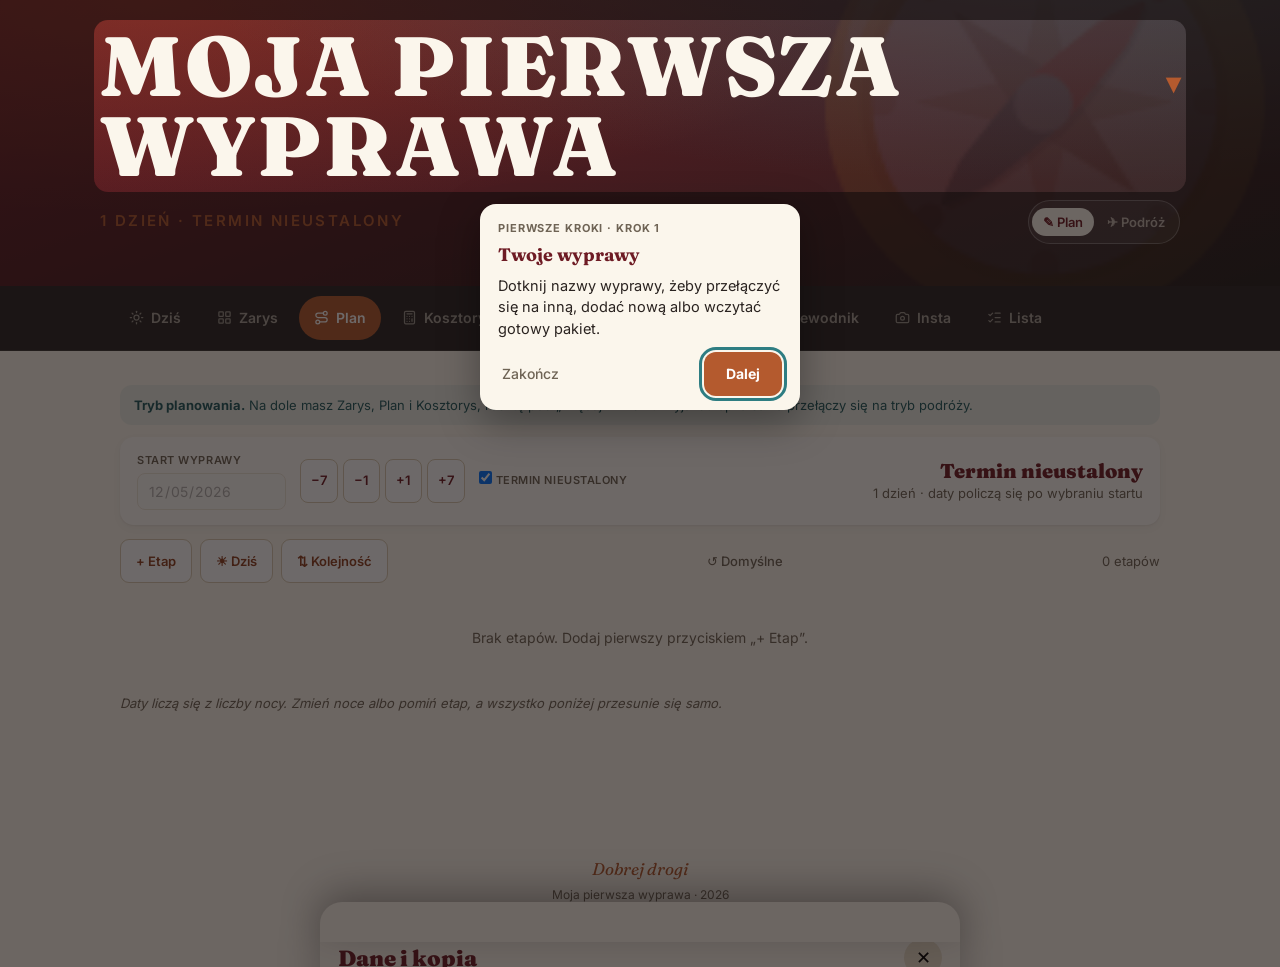
<file: index.html>
<!DOCTYPE html>
<html lang="pl">
<head>
<meta charset="UTF-8">
<meta name="viewport" content="width=device-width, initial-scale=1.0, viewport-fit=cover">
<title>Rihla · plan i dziennik podróży</title>
<meta name="description" content="Plan podróży, dziennik, wydatki i przewodnik — działa offline.">
<meta name="theme-color" content="#221D1C">
<meta name="color-scheme" content="light">
<meta name="apple-mobile-web-app-capable" content="yes">
<meta name="apple-mobile-web-app-status-bar-style" content="black-translucent">
<meta name="apple-mobile-web-app-title" content="Rihla">
<meta name="mobile-web-app-capable" content="yes">
<link rel="apple-touch-icon" href="apple-touch-icon.png">
<link rel="manifest" href="manifest.webmanifest">
<link rel="icon" type="image/png" href="icon-rihla-192.png">
<!-- WERSJA: przy każdym wgraniu podbij ?v= tutaj ORAZ VERSION w sw.js (ta sama liczba) -->
<link rel="stylesheet" href="leaflet.css?v=65">
<link rel="stylesheet" href="app.css?v=65">
</head>
<body>
<div class="sysbar" id="sysbar" style="display:none"></div>

<header>
  <div class="tr" id="hdr-mark"><svg class="hdr-svg" xmlns="http://www.w3.org/2000/svg" viewBox="0 0 100 100"><g transform="translate(50 54) scale(.78) translate(-50 -54)"> <path d="M50 64 L50 20" stroke="#E8A33D" stroke-width="2.4" stroke-linecap="round"/> <path d="M28 27 L75 52" stroke="#E8A33D" stroke-width="1.8" stroke-linecap="round" opacity=".92"/> <path d="M52 22 C64 31 71 43 70 58 L52 58 Z" fill="#E8A33D"/> <path d="M56 31 C63 39 67 48 67 56" stroke="#6E1B24" stroke-width=".9" fill="none" opacity=".45"/> <path d="M47 34 C40 41 35 49 33 58 L47 58 Z" fill="#E8A33D" opacity=".74"/><path d="M76.53,59.61 L76.28,59.85 L76.09,60.10 L75.91,60.35 L75.74,60.60 L75.57,60.85 L75.40,61.10 L75.24,61.35 L75.07,61.60 L74.90,61.84 L74.73,62.09 L74.57,62.33 L74.40,62.57 L74.23,62.80 L74.06,63.04 L73.89,63.27 L73.71,63.50 L73.54,63.73 L73.37,63.96 L73.19,64.19 L73.01,64.41 L72.83,64.63 L72.65,64.85 L72.47,65.07 L72.29,65.29 L72.10,65.50 L71.92,65.71 L71.73,65.92 L71.54,66.13 L71.35,66.33 L71.16,66.54 L70.97,66.74 L70.77,66.94 L70.58,67.14 L70.38,67.33 L70.18,67.52 L69.98,67.71 L69.78,67.90 L69.58,68.09 L69.37,68.27 L69.17,68.46 L68.96,68.64 L68.75,68.82 L68.54,68.99 L68.33,69.17 L68.12,69.34 L67.90,69.51 L67.69,69.68 L67.47,69.84 L67.26,70.01 L67.04,70.17 L66.82,70.33 L66.60,70.48 L66.38,70.64 L66.15,70.79 L65.93,70.94 L65.71,71.09 L65.48,71.23 L65.25,71.37 L65.03,71.51 L64.80,71.65 L64.57,71.79 L64.34,71.92 L64.11,72.05 L63.88,72.18 L63.65,72.30 L63.41,72.43 L63.18,72.55 L62.95,72.67 L62.71,72.79 L62.47,72.90 L62.24,73.01 L62.00,73.12 L61.76,73.23 L61.52,73.34 L61.28,73.44 L61.04,73.54 L60.80,73.64 L60.56,73.74 L60.32,73.83 L60.07,73.92 L59.83,74.01 L59.59,74.10 L59.34,74.19 L59.10,74.27 L58.85,74.35 L58.60,74.43 L58.36,74.51 L58.11,74.58 L57.86,74.65 L57.61,74.72 L57.36,74.79 L57.11,74.86 L56.86,74.92 L56.61,74.98 L56.35,75.04 L56.10,75.09 L55.85,75.15 L55.60,75.20 L55.34,75.25 L55.09,75.30 L54.84,75.34 L54.58,75.38 L54.33,75.42 L54.07,75.46 L53.82,75.49 L53.57,75.53 L53.31,75.56 L53.06,75.59 L52.80,75.61 L52.55,75.64 L52.29,75.66 L52.04,75.68 L51.78,75.69 L51.53,75.71 L51.27,75.72 L51.02,75.73 L50.76,75.74 L50.51,75.75 L50.25,75.75 L50.00,75.75 L49.75,75.75 L49.49,75.75 L49.24,75.74 L48.98,75.73 L48.73,75.72 L48.47,75.71 L48.22,75.69 L47.96,75.68 L47.71,75.66 L47.45,75.64 L47.20,75.61 L46.94,75.59 L46.69,75.56 L46.43,75.53 L46.18,75.49 L45.93,75.46 L45.67,75.42 L45.42,75.38 L45.16,75.34 L44.91,75.30 L44.66,75.25 L44.40,75.20 L44.15,75.15 L43.90,75.09 L43.65,75.04 L43.39,74.98 L43.14,74.92 L42.89,74.86 L42.64,74.79 L42.39,74.72 L42.14,74.65 L41.89,74.58 L41.64,74.51 L41.40,74.43 L41.15,74.35 L40.90,74.27 L40.66,74.19 L40.41,74.10 L40.17,74.01 L39.93,73.92 L39.68,73.83 L39.44,73.74 L39.20,73.64 L38.96,73.54 L38.72,73.44 L38.48,73.34 L38.24,73.23 L38.00,73.12 L37.76,73.01 L37.53,72.90 L37.29,72.79 L37.05,72.67 L36.82,72.55 L36.59,72.43 L36.35,72.30 L36.12,72.18 L35.89,72.05 L35.66,71.92 L35.43,71.79 L35.20,71.65 L34.97,71.51 L34.75,71.37 L34.52,71.23 L34.29,71.09 L34.07,70.94 L33.85,70.79 L33.62,70.64 L33.40,70.48 L33.18,70.33 L32.96,70.17 L32.74,70.01 L32.53,69.84 L32.31,69.68 L32.10,69.51 L31.88,69.34 L31.67,69.17 L31.46,68.99 L31.25,68.82 L31.04,68.64 L30.83,68.46 L30.63,68.27 L30.42,68.09 L30.22,67.90 L30.02,67.71 L29.82,67.52 L29.62,67.33 L29.42,67.14 L29.23,66.94 L29.03,66.74 L28.84,66.54 L28.65,66.33 L28.46,66.13 L28.27,65.92 L28.08,65.71 L27.90,65.50 L27.71,65.29 L27.53,65.07 L27.35,64.85 L27.17,64.63 L26.99,64.41 L26.81,64.19 L26.63,63.96 L26.46,63.73 L26.29,63.50 L26.11,63.27 L25.94,63.04 L25.77,62.80 L25.60,62.57 L25.43,62.33 L25.27,62.09 L25.10,61.84 L24.93,61.60 L24.76,61.35 L24.60,61.10 L24.43,60.85 L24.26,60.60 L24.09,60.35 L23.91,60.10 L23.72,59.85 L23.47,59.61 L22.70,59.83 L22.62,60.17 L22.61,60.50 L22.61,60.82 L22.63,61.15 L22.65,61.47 L22.68,61.79 L22.72,62.11 L22.77,62.42 L22.82,62.74 L22.88,63.06 L22.94,63.37 L23.01,63.69 L23.08,64.00 L23.16,64.32 L23.24,64.63 L23.33,64.94 L23.42,65.25 L23.52,65.56 L23.62,65.87 L23.72,66.17 L23.83,66.48 L23.95,66.78 L24.06,67.09 L24.19,67.39 L24.31,67.69 L24.44,67.99 L24.58,68.29 L24.71,68.58 L24.86,68.88 L25.00,69.17 L25.15,69.47 L25.31,69.76 L25.47,70.05 L25.63,70.33 L25.79,70.62 L25.96,70.90 L26.14,71.19 L26.31,71.47 L26.50,71.75 L26.68,72.02 L26.87,72.30 L27.06,72.57 L27.26,72.84 L27.46,73.11 L27.66,73.38 L27.87,73.64 L28.08,73.91 L28.29,74.17 L28.51,74.43 L28.73,74.68 L28.95,74.93 L29.18,75.18 L29.41,75.43 L29.65,75.67 L29.88,75.92 L30.12,76.16 L30.36,76.39 L30.61,76.62 L30.86,76.85 L31.11,77.08 L31.36,77.31 L31.62,77.53 L31.88,77.75 L32.14,77.96 L32.41,78.17 L32.68,78.38 L32.95,78.59 L33.22,78.79 L33.50,78.99 L33.78,79.19 L34.06,79.38 L34.34,79.57 L34.63,79.75 L34.91,79.94 L35.20,80.12 L35.50,80.29 L35.79,80.46 L36.09,80.63 L36.39,80.80 L36.69,80.96 L37.00,81.12 L37.30,81.27 L37.61,81.42 L37.92,81.57 L38.24,81.72 L38.55,81.86 L38.87,81.99 L39.18,82.12 L39.51,82.25 L39.83,82.38 L40.15,82.50 L40.48,82.62 L40.80,82.73 L41.13,82.84 L41.46,82.95 L41.80,83.05 L42.13,83.15 L42.47,83.24 L42.80,83.33 L43.14,83.41 L43.47,83.50 L43.81,83.57 L44.15,83.65 L44.49,83.71 L44.83,83.78 L45.17,83.84 L45.52,83.90 L45.86,83.95 L46.20,84.00 L46.55,84.04 L46.89,84.08 L47.23,84.12 L47.58,84.15 L47.92,84.17 L48.27,84.20 L48.62,84.22 L48.96,84.23 L49.31,84.24 L49.65,84.25 L50.00,84.25 L50.35,84.25 L50.69,84.24 L51.04,84.23 L51.38,84.22 L51.73,84.20 L52.08,84.17 L52.42,84.15 L52.77,84.12 L53.11,84.08 L53.45,84.04 L53.80,84.00 L54.14,83.95 L54.48,83.90 L54.83,83.84 L55.17,83.78 L55.51,83.71 L55.85,83.65 L56.19,83.57 L56.53,83.50 L56.86,83.41 L57.20,83.33 L57.53,83.24 L57.87,83.15 L58.20,83.05 L58.54,82.95 L58.87,82.84 L59.20,82.73 L59.52,82.62 L59.85,82.50 L60.17,82.38 L60.49,82.25 L60.82,82.12 L61.13,81.99 L61.45,81.86 L61.76,81.72 L62.08,81.57 L62.39,81.42 L62.70,81.27 L63.00,81.12 L63.31,80.96 L63.61,80.80 L63.91,80.63 L64.21,80.46 L64.50,80.29 L64.80,80.12 L65.09,79.94 L65.37,79.75 L65.66,79.57 L65.94,79.38 L66.22,79.19 L66.50,78.99 L66.78,78.79 L67.05,78.59 L67.32,78.38 L67.59,78.17 L67.86,77.96 L68.12,77.75 L68.38,77.53 L68.64,77.31 L68.89,77.08 L69.14,76.85 L69.39,76.62 L69.64,76.39 L69.88,76.16 L70.12,75.92 L70.35,75.67 L70.59,75.43 L70.82,75.18 L71.05,74.93 L71.27,74.68 L71.49,74.43 L71.71,74.17 L71.92,73.91 L72.13,73.64 L72.34,73.38 L72.54,73.11 L72.74,72.84 L72.94,72.57 L73.13,72.30 L73.32,72.02 L73.50,71.75 L73.69,71.47 L73.86,71.19 L74.04,70.90 L74.21,70.62 L74.37,70.33 L74.53,70.05 L74.69,69.76 L74.85,69.47 L75.00,69.17 L75.14,68.88 L75.29,68.58 L75.42,68.29 L75.56,67.99 L75.69,67.69 L75.81,67.39 L75.94,67.09 L76.05,66.78 L76.17,66.48 L76.28,66.17 L76.38,65.87 L76.48,65.56 L76.58,65.25 L76.67,64.94 L76.76,64.63 L76.84,64.32 L76.92,64.00 L76.99,63.69 L77.06,63.37 L77.12,63.06 L77.18,62.74 L77.23,62.42 L77.28,62.11 L77.32,61.79 L77.35,61.47 L77.37,61.15 L77.39,60.82 L77.39,60.50 L77.38,60.17 L77.30,59.83 Z" fill="#E8A33D"/><path d="M13.18,73.47 L14.02,73.28 L14.85,73.09 L15.67,72.91 L16.49,72.75 L17.31,72.61 L18.13,72.49 L18.94,72.39 L19.76,72.30 L20.57,72.23 L21.38,72.17 L22.19,72.13 L23.00,72.11 L23.81,72.10 L24.62,72.11 L25.43,72.13 L26.24,72.16 L27.04,72.21 L27.85,72.27 L28.65,72.34 L29.46,72.42 L30.26,72.51 L31.06,72.62 L31.86,72.73 L32.67,72.85 L33.47,72.98 L34.27,73.12 L35.06,73.27 L35.86,73.42 L36.66,73.58 L37.45,73.75 L38.25,73.92 L39.04,74.10 L39.83,74.28 L40.62,74.47 L41.41,74.66 L42.19,74.86 L42.98,75.05 L43.76,75.25 L44.54,75.45 L45.32,75.65 L46.09,75.85 L46.86,76.05 L47.63,76.25 L48.40,76.45 L49.17,76.65 L49.93,76.85 L50.69,77.04 L51.44,77.23 L52.25,77.42 L53.06,77.59 L53.88,77.74 L54.70,77.87 L55.52,77.98 L56.35,78.06 L57.17,78.13 L58.00,78.18 L58.84,78.21 L59.67,78.22 L60.50,78.21 L61.34,78.19 L62.18,78.15 L63.01,78.08 L63.85,78.01 L64.68,77.91 L65.52,77.80 L66.35,77.67 L67.18,77.52 L68.01,77.36 L68.84,77.19 L69.66,76.99 L70.48,76.79 L71.30,76.56 L72.12,76.33 L72.93,76.08 L73.74,75.81 L74.54,75.54 L75.34,75.24 L76.14,74.94 L76.93,74.62 L77.71,74.29 L78.49,73.95 L79.27,73.60 L80.03,73.23 L80.79,72.85 L81.55,72.46 L82.30,72.06 L83.03,71.65 L83.77,71.23 L84.49,70.79 L85.21,70.35 L85.91,69.89 L86.61,69.43 L87.30,68.95 L87.97,68.46 L88.63,67.96 L89.27,67.42 L88.73,66.58 L87.98,66.91 L87.25,67.26 L86.51,67.60 L85.77,67.94 L85.03,68.28 L84.28,68.60 L83.53,68.92 L82.78,69.24 L82.02,69.54 L81.26,69.84 L80.50,70.12 L79.74,70.40 L78.97,70.67 L78.20,70.92 L77.43,71.17 L76.66,71.41 L75.88,71.64 L75.11,71.86 L74.33,72.06 L73.56,72.26 L72.78,72.45 L72.00,72.62 L71.22,72.78 L70.45,72.94 L69.67,73.08 L68.90,73.20 L68.12,73.32 L67.35,73.43 L66.58,73.52 L65.81,73.60 L65.05,73.67 L64.28,73.72 L63.52,73.76 L62.76,73.79 L62.01,73.81 L61.25,73.81 L60.51,73.80 L59.76,73.78 L59.02,73.74 L58.28,73.69 L57.55,73.62 L56.82,73.54 L56.10,73.45 L55.38,73.34 L54.67,73.22 L53.96,73.09 L53.26,72.93 L52.56,72.77 L51.81,72.58 L51.05,72.39 L50.29,72.20 L49.52,72.02 L48.74,71.83 L47.96,71.64 L47.17,71.46 L46.38,71.28 L45.58,71.10 L44.77,70.92 L43.97,70.75 L43.15,70.58 L42.33,70.42 L41.51,70.26 L40.68,70.11 L39.85,69.97 L39.02,69.84 L38.18,69.71 L37.33,69.59 L36.49,69.48 L35.64,69.38 L34.79,69.29 L33.94,69.21 L33.08,69.15 L32.23,69.09 L31.37,69.05 L30.51,69.02 L29.65,69.01 L28.79,69.01 L27.93,69.02 L27.07,69.05 L26.21,69.10 L25.35,69.16 L24.49,69.24 L23.63,69.34 L22.78,69.45 L21.92,69.59 L21.07,69.74 L20.23,69.91 L19.38,70.11 L18.54,70.33 L17.70,70.56 L16.87,70.82 L16.05,71.11 L15.23,71.42 L14.41,71.75 L13.61,72.12 L12.82,72.53 Z" fill="#E8A33D" opacity=".95"/> <path d="M19.13,83.38 L19.89,83.22 L20.66,83.05 L21.44,82.90 L22.22,82.76 L23.01,82.64 L23.80,82.53 L24.60,82.43 L25.41,82.35 L26.22,82.28 L27.04,82.22 L27.87,82.17 L28.70,82.14 L29.53,82.12 L30.37,82.11 L31.21,82.11 L32.05,82.13 L32.90,82.15 L33.76,82.18 L34.61,82.22 L35.47,82.27 L36.32,82.33 L37.18,82.40 L38.05,82.47 L38.91,82.56 L39.77,82.64 L40.63,82.74 L41.49,82.84 L42.35,82.95 L43.21,83.06 L44.07,83.18 L44.92,83.30 L45.77,83.42 L46.62,83.55 L47.47,83.68 L48.31,83.81 L49.15,83.95 L49.99,84.08 L50.81,84.22 L51.64,84.36 L52.45,84.50 L53.27,84.64 L54.07,84.78 L54.87,84.92 L55.66,85.05 L56.44,85.19 L57.22,85.32 L57.98,85.45 L58.74,85.58 L59.49,85.65 L60.14,85.70 L60.79,85.73 L61.44,85.76 L62.09,85.77 L62.74,85.77 L63.39,85.76 L64.03,85.74 L64.68,85.71 L65.32,85.67 L65.96,85.62 L66.60,85.55 L67.24,85.48 L67.88,85.39 L68.51,85.30 L69.14,85.19 L69.77,85.08 L70.39,84.96 L71.02,84.82 L71.64,84.68 L72.25,84.53 L72.87,84.37 L73.48,84.20 L74.08,84.02 L74.69,83.83 L75.29,83.63 L75.88,83.43 L76.47,83.21 L77.06,82.99 L77.64,82.76 L78.22,82.52 L78.79,82.28 L79.36,82.02 L79.93,81.76 L80.48,81.50 L81.04,81.22 L81.59,80.94 L82.13,80.65 L82.67,80.35 L83.20,80.05 L83.73,79.74 L84.25,79.42 L84.76,79.09 L85.27,78.76 L85.77,78.42 L86.26,78.08 L86.75,77.72 L87.21,77.34 L86.79,76.66 L86.25,76.90 L85.72,77.15 L85.18,77.40 L84.65,77.65 L84.11,77.90 L83.57,78.14 L83.03,78.37 L82.48,78.60 L81.94,78.83 L81.38,79.05 L80.83,79.26 L80.27,79.47 L79.71,79.67 L79.15,79.87 L78.59,80.06 L78.02,80.24 L77.45,80.42 L76.88,80.59 L76.31,80.76 L75.73,80.91 L75.16,81.07 L74.58,81.21 L74.00,81.35 L73.42,81.48 L72.83,81.61 L72.25,81.73 L71.66,81.84 L71.07,81.94 L70.48,82.04 L69.89,82.13 L69.30,82.21 L68.71,82.29 L68.12,82.35 L67.52,82.41 L66.93,82.47 L66.33,82.51 L65.74,82.55 L65.14,82.58 L64.54,82.60 L63.95,82.61 L63.35,82.61 L62.75,82.61 L62.15,82.60 L61.55,82.58 L60.96,82.55 L60.36,82.51 L59.76,82.46 L59.26,82.42 L58.51,82.30 L57.74,82.17 L56.97,82.04 L56.18,81.91 L55.39,81.79 L54.59,81.66 L53.77,81.53 L52.95,81.41 L52.12,81.28 L51.29,81.16 L50.45,81.04 L49.60,80.93 L48.74,80.82 L47.88,80.71 L47.02,80.60 L46.15,80.51 L45.28,80.41 L44.40,80.32 L43.52,80.24 L42.64,80.17 L41.75,80.10 L40.87,80.04 L39.98,79.99 L39.09,79.94 L38.20,79.91 L37.32,79.88 L36.43,79.87 L35.54,79.86 L34.66,79.87 L33.78,79.88 L32.90,79.91 L32.02,79.95 L31.15,80.00 L30.28,80.06 L29.41,80.14 L28.55,80.23 L27.70,80.34 L26.85,80.46 L26.01,80.60 L25.18,80.75 L24.36,80.92 L23.54,81.10 L22.73,81.30 L21.94,81.52 L21.15,81.76 L20.38,82.02 L19.62,82.30 L18.87,82.62 Z" fill="#E8A33D" opacity=".55"/></g><path d="M50 11 Q51.5 14.5 55 16 Q51.5 17.5 50 21 Q48.5 17.5 45 16 Q48.5 14.5 50 11 Z" fill="#E8A33D"/>  <circle cx="50" cy="16" r="1.7000000000000002" fill="#E8A33D"/></svg></div>
  <div class="brand">
    <h1 class="h1-wrap"><button class="h1-btn" id="trip-btn" aria-label="Zmień wyprawę"><span id="h1">WYPRAWA</span><span class="h1-caret" aria-hidden="true">▾</span></button></h1>
    <div class="hdr-row2">
      <div class="brand-dates" id="brand-dates"></div>
      <span class="netpill" id="netpill" hidden>offline</span>
      <button class="hdr-btn" id="mode-btn">✈ Podróż</button>
    </div>
    <div class="route-line" id="route-line"></div>
  </div>
</header>

<nav>
  <div class="nav-inner" id="tabs">
    <button class="tab" data-p="dzis"><span class="ti" data-i="dzis"></span>Dziś</button>
    <button class="tab" data-p="plan"><span class="ti" data-i="plan"></span>Plan</button>
    <button class="tab" data-p="mapa"><span class="ti" data-i="mapa"></span>Mapa</button>
    <button class="tab" data-p="wydatki"><span class="ti" data-i="wydatki"></span>Wydatki</button>
    <span class="nav-sep"></span>
    <button class="tab" data-p="przew"><span class="ti" data-i="przew"></span>Przewodnik</button>
    <button class="tab plan-only" data-p="klocki"><span class="ti" data-i="klocki"></span>Zarys</button>
    <button class="tab plan-only" data-p="kosztorys"><span class="ti" data-i="kosztorys"></span>Kosztorys</button>
    <button class="tab" data-p="insta"><span class="ti" data-i="insta"></span>Insta</button>
    <button class="tab" data-p="lista"><span class="ti" data-i="lista"></span>Lista</button>
    <button class="more-btn" id="more-btn" type="button"><span class="ti" data-i="more"></span>Więcej</button>
  </div>
</nav>

<main>
  <!-- DZIŚ -->
  <section class="panel" id="dzis"><div id="today"></div></section>

  <!-- PLAN -->
  <section class="panel" id="plan">
    <div id="revbar"></div>
    <div class="mode-note" id="mode-note"></div>
    <div class="trip-bar">
      <div><label>Start wyprawy</label><input type="date" id="trip-start"></div>
      <div class="shift"><button class="sh" data-shift="-7">−7</button><button class="sh" data-shift="-1">−1</button><button class="sh" data-shift="1">+1</button><button class="sh" data-shift="7">+7</button></div>
      <label class="cbx nodate"><input type="checkbox" id="trip-nodate"> termin nieustalony</label>
      <div class="trip-sum" id="trip-sum"></div>
    </div>
    <div id="rtw-stats"></div>
    <div id="windows"></div>
    <div class="toolbar">
      <button class="tb-btn" id="add-stage">+ Etap</button>
      <button class="tb-btn" id="jump-today">☀ Dziś</button>
      <button class="tb-btn" id="order-mode">⇅ Kolejność</button>
      <button class="tb-btn danger plan-only" id="reset-stages">↺ Domyślne</button>
      <span class="tb-info" id="stage-count"></span>
    </div>
    <div id="stages"></div>
    <div id="city-plan"></div>
    <div id="options"></div>
    <div id="infos"></div>
    <div class="unconf">Daty liczą się z liczby nocy. Zmień noce albo pomiń etap, a wszystko poniżej przesunie się samo.</div>
  </section>

  <!-- MAPA -->
  <section class="panel" id="mapa">
    <div id="map"></div>
    <div class="map-legend">
      <span><i style="background:#6E1B24"></i>plan</span>
      <span><i style="background:#B45A2E"></i>wariant</span>
      <span><i style="background:#2E7D82"></i>morze</span>
      <span><i style="background:#C89B3C"></i>check-in</span>
    </div>
    <div id="hist-bar"></div>
    <div class="mapbar">
      <div class="mb-txt" id="tile-info">Mapa offline: <b>—</b><div class="prog" id="tile-prog" style="display:none"><i></i></div></div>
      <button class="tb-btn" id="save-tiles">⤓ Zapisz ten fragment offline</button>
      <button class="tb-btn danger" id="clear-tiles">↺ Wyczyść</button>
    </div>
    <div class="unconf">Zapisuje widoczny fragment w trzech poziomach przybliżenia (maks. 300 kafelków naraz). Rób to na wifi.</div>
  </section>

  <!-- WYDATKI -->
  <section class="panel" id="wydatki"><div id="expenses"></div></section>

  <!-- PRZEWODNIK -->
  <section class="panel" id="przew">
    <div class="subtabs" id="subtabs"></div>
    <div id="guide"></div>
  </section>

  <!-- INSTA -->
  <section class="panel" id="klocki"><div id="blocks"></div><div class="zar-ideas" id="ideas-wrap"><div class="blk-sec">Pomysły i notatki</div><div id="ideas"></div></div></section>

  <section class="panel" id="kosztorys"><div id="calc"></div></section>


  <section class="panel" id="insta">
    <div class="filter-note" id="ig-note"></div>
    <div id="igcards"></div>
  </section>

  <!-- LISTA -->
  <section class="panel" id="lista">
    <div class="chk-progress" id="chk-progress"></div>
    <div class="toolbar">
      <button class="tb-btn" id="add-check">+ Pozycja</button>
      <button class="tb-btn danger" id="reset-checks">↺ Domyślne</button>
    </div>
    <div id="checks"></div>
  </section>
</main>

<footer>
  <span class="sig" id="sig">Dobrej drogi</span>
  <span id="foot-name">Rihla</span>
  <div class="foot-links"><button class="foot-link" data-dane-open>Dane i kopia</button> · <button class="foot-link" data-train-open>Szkolenie</button></div>
</footer>

<!-- Dane i kopia: otwierane z „Więcej” -->
<div class="sheet" id="data-sheet" role="dialog" aria-label="Dane i kopia">
  <h3>Dane i kopia <button data-close>✕</button></h3>
  <div class="ds-row"><span class="netdot" id="netdot"><i></i>online</span></div>
  <div class="ds-txt">Wszystko zapisuje się tylko w tym telefonie. Backup to jeden plik ze wszystkimi wyprawami, wydatkami i check-inami — zachowaj go w mailu albo na Dysku.</div>
  <div class="data-bar">
    <button id="export-btn" class="data-btn">⬇ Backup wszystkich wypraw</button>
    <button id="import-btn" class="data-btn">⬆ Importuj</button>
    <button id="undo-import" class="data-btn" style="display:none">↶ Cofnij import</button>
    <input type="file" id="import-file" accept="application/json,.json" style="display:none">
  </div>
  <div id="data-msg" class="data-msg"></div>
  <div class="backup-age" id="backup-age"></div>
  <div class="ds-sep"></div>
  <button id="tour-btn" class="data-btn ds-wide">? Szkolenie: jak korzystać z apki</button>
  <div class="hint">Dodaj stronę do ekranu głównego — działa wtedy jak apka, także bez zasięgu.</div>
</div>

<button class="fab" id="fab" title="Dodaj wydatek lub check-in">+</button>
<div class="sheet-bg" id="sheet-bg"></div>
<div class="sheet" id="sheet"></div>

<script src="leaflet.js?v=65"></script>
<script src="packs.js?v=65"></script>
<script src="app.js?v=65"></script>
</body>
</html>
</file>
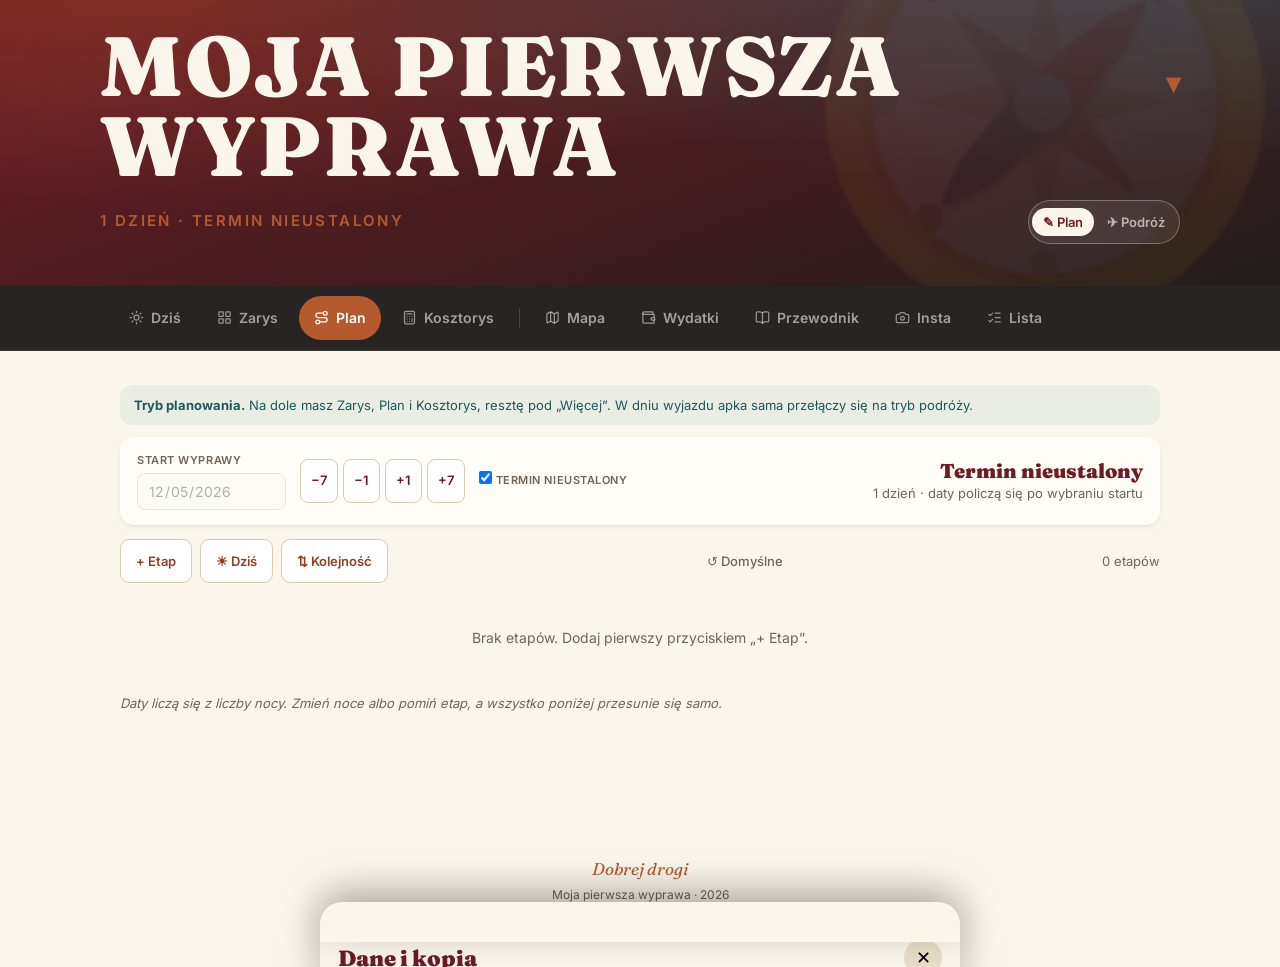
<file: powroty.html>
<!DOCTYPE html>
<html lang="pl">
<head>
<meta charset="UTF-8">
<meta name="viewport" content="width=device-width, initial-scale=1.0">
<title>Powrót · Wyprawy</title>
<meta name="theme-color" content="#221D1C">
<meta name="apple-mobile-web-app-capable" content="yes">
<meta name="apple-mobile-web-app-title" content="Powrót">
<link rel="apple-touch-icon" href="icon-rihla-192.png">
<link rel="icon" type="image/png" href="icon-rihla-192.png">
<script>
/* Plan powrotu mieszka teraz w apce „Wyprawy” (index.html).
   Ten plik zostaje, żeby stara ikona na ekranie głównym dalej działała. */
try{localStorage.setItem('wy-active',JSON.stringify('powrot'));}catch(e){}
location.replace('index.html?trip=powrot');
</script>
</head>
<body style="font-family:system-ui,sans-serif;padding:40px 20px;text-align:center;background:#FBF6EC">
<p><a href="index.html?trip=powrot" style="color:#6E1B24;font-weight:600">Przejdź do planu powrotu →</a></p>
</body>
</html>
</file>
<file: leaflet.css>
/* Leaflet 1.9.4 — wbudowany, żeby apka była dwoma plikami */
/* required styles */

.leaflet-pane,
.leaflet-tile,
.leaflet-marker-icon,
.leaflet-marker-shadow,
.leaflet-tile-container,
.leaflet-pane > svg,
.leaflet-pane > canvas,
.leaflet-zoom-box,
.leaflet-image-layer,
.leaflet-layer {
	position: absolute;
	left: 0;
	top: 0;
	}
.leaflet-container {
	overflow: hidden;
	}
.leaflet-tile,
.leaflet-marker-icon,
.leaflet-marker-shadow {
	-webkit-user-select: none;
	   -moz-user-select: none;
	        user-select: none;
	  -webkit-user-drag: none;
	}
/* Prevents IE11 from highlighting tiles in blue */
.leaflet-tile::selection {
	background: transparent;
}
/* Safari renders non-retina tile on retina better with this, but Chrome is worse */
.leaflet-safari .leaflet-tile {
	image-rendering: -webkit-optimize-contrast;
	}
/* hack that prevents hw layers "stretching" when loading new tiles */
.leaflet-safari .leaflet-tile-container {
	width: 1600px;
	height: 1600px;
	-webkit-transform-origin: 0 0;
	}
.leaflet-marker-icon,
.leaflet-marker-shadow {
	display: block;
	}
/* .leaflet-container svg: reset svg max-width decleration shipped in Joomla! (joomla.org) 3.x */
/* .leaflet-container img: map is broken in FF if you have max-width: 100% on tiles */
.leaflet-container .leaflet-overlay-pane svg {
	max-width: none !important;
	max-height: none !important;
	}
.leaflet-container .leaflet-marker-pane img,
.leaflet-container .leaflet-shadow-pane img,
.leaflet-container .leaflet-tile-pane img,
.leaflet-container img.leaflet-image-layer,
.leaflet-container .leaflet-tile {
	max-width: none !important;
	max-height: none !important;
	width: auto;
	padding: 0;
	}

.leaflet-container img.leaflet-tile {
	/* See: https://bugs.chromium.org/p/chromium/issues/detail?id=600120 */
	mix-blend-mode: plus-lighter;
}

.leaflet-container.leaflet-touch-zoom {
	-ms-touch-action: pan-x pan-y;
	touch-action: pan-x pan-y;
	}
.leaflet-container.leaflet-touch-drag {
	-ms-touch-action: pinch-zoom;
	/* Fallback for FF which doesn't support pinch-zoom */
	touch-action: none;
	touch-action: pinch-zoom;
}
.leaflet-container.leaflet-touch-drag.leaflet-touch-zoom {
	-ms-touch-action: none;
	touch-action: none;
}
.leaflet-container {
	-webkit-tap-highlight-color: transparent;
}
.leaflet-container a {
	-webkit-tap-highlight-color: rgba(51, 181, 229, 0.4);
}
.leaflet-tile {
	filter: inherit;
	visibility: hidden;
	}
.leaflet-tile-loaded {
	visibility: inherit;
	}
.leaflet-zoom-box {
	width: 0;
	height: 0;
	-moz-box-sizing: border-box;
	     box-sizing: border-box;
	z-index: 800;
	}
/* workaround for https://bugzilla.mozilla.org/show_bug.cgi?id=888319 */
.leaflet-overlay-pane svg {
	-moz-user-select: none;
	}

.leaflet-pane         { z-index: 400; }

.leaflet-tile-pane    { z-index: 200; }
.leaflet-overlay-pane { z-index: 400; }
.leaflet-shadow-pane  { z-index: 500; }
.leaflet-marker-pane  { z-index: 600; }
.leaflet-tooltip-pane   { z-index: 650; }
.leaflet-popup-pane   { z-index: 700; }

.leaflet-map-pane canvas { z-index: 100; }
.leaflet-map-pane svg    { z-index: 200; }

.leaflet-vml-shape {
	width: 1px;
	height: 1px;
	}
.lvml {
	behavior: url(#default#VML);
	display: inline-block;
	position: absolute;
	}


/* control positioning */

.leaflet-control {
	position: relative;
	z-index: 800;
	pointer-events: visiblePainted; /* IE 9-10 doesn't have auto */
	pointer-events: auto;
	}
.leaflet-top,
.leaflet-bottom {
	position: absolute;
	z-index: 1000;
	pointer-events: none;
	}
.leaflet-top {
	top: 0;
	}
.leaflet-right {
	right: 0;
	}
.leaflet-bottom {
	bottom: 0;
	}
.leaflet-left {
	left: 0;
	}
.leaflet-control {
	float: left;
	clear: both;
	}
.leaflet-right .leaflet-control {
	float: right;
	}
.leaflet-top .leaflet-control {
	margin-top: 10px;
	}
.leaflet-bottom .leaflet-control {
	margin-bottom: 10px;
	}
.leaflet-left .leaflet-control {
	margin-left: 10px;
	}
.leaflet-right .leaflet-control {
	margin-right: 10px;
	}


/* zoom and fade animations */

.leaflet-fade-anim .leaflet-popup {
	opacity: 0;
	-webkit-transition: opacity 0.2s linear;
	   -moz-transition: opacity 0.2s linear;
	        transition: opacity 0.2s linear;
	}
.leaflet-fade-anim .leaflet-map-pane .leaflet-popup {
	opacity: 1;
	}
.leaflet-zoom-animated {
	-webkit-transform-origin: 0 0;
	    -ms-transform-origin: 0 0;
	        transform-origin: 0 0;
	}
svg.leaflet-zoom-animated {
	will-change: transform;
}

.leaflet-zoom-anim .leaflet-zoom-animated {
	-webkit-transition: -webkit-transform 0.25s cubic-bezier(0,0,0.25,1);
	   -moz-transition:    -moz-transform 0.25s cubic-bezier(0,0,0.25,1);
	        transition:         transform 0.25s cubic-bezier(0,0,0.25,1);
	}
.leaflet-zoom-anim .leaflet-tile,
.leaflet-pan-anim .leaflet-tile {
	-webkit-transition: none;
	   -moz-transition: none;
	        transition: none;
	}

.leaflet-zoom-anim .leaflet-zoom-hide {
	visibility: hidden;
	}


/* cursors */

.leaflet-interactive {
	cursor: pointer;
	}
.leaflet-grab {
	cursor: -webkit-grab;
	cursor:    -moz-grab;
	cursor:         grab;
	}
.leaflet-crosshair,
.leaflet-crosshair .leaflet-interactive {
	cursor: crosshair;
	}
.leaflet-popup-pane,
.leaflet-control {
	cursor: auto;
	}
.leaflet-dragging .leaflet-grab,
.leaflet-dragging .leaflet-grab .leaflet-interactive,
.leaflet-dragging .leaflet-marker-draggable {
	cursor: move;
	cursor: -webkit-grabbing;
	cursor:    -moz-grabbing;
	cursor:         grabbing;
	}

/* marker & overlays interactivity */
.leaflet-marker-icon,
.leaflet-marker-shadow,
.leaflet-image-layer,
.leaflet-pane > svg path,
.leaflet-tile-container {
	pointer-events: none;
	}

.leaflet-marker-icon.leaflet-interactive,
.leaflet-image-layer.leaflet-interactive,
.leaflet-pane > svg path.leaflet-interactive,
svg.leaflet-image-layer.leaflet-interactive path {
	pointer-events: visiblePainted; /* IE 9-10 doesn't have auto */
	pointer-events: auto;
	}

/* visual tweaks */

.leaflet-container {
	background: #ddd;
	outline-offset: 1px;
	}
.leaflet-container a {
	color: #0078A8;
	}
.leaflet-zoom-box {
	border: 2px dotted #38f;
	background: rgba(255,255,255,0.5);
	}


/* general typography */
.leaflet-container {
	font-family: "Helvetica Neue", Arial, Helvetica, sans-serif;
	font-size: 12px;
	font-size: 0.75rem;
	line-height: 1.5;
	}


/* general toolbar styles */

.leaflet-bar {
	box-shadow: 0 1px 5px rgba(0,0,0,0.65);
	border-radius: 4px;
	}
.leaflet-bar a {
	background-color: #fff;
	border-bottom: 1px solid #ccc;
	width: 26px;
	height: 26px;
	line-height: 26px;
	display: block;
	text-align: center;
	text-decoration: none;
	color: black;
	}
.leaflet-bar a,
.leaflet-control-layers-toggle {
	background-position: 50% 50%;
	background-repeat: no-repeat;
	display: block;
	}
.leaflet-bar a:hover,
.leaflet-bar a:focus {
	background-color: #f4f4f4;
	}
.leaflet-bar a:first-child {
	border-top-left-radius: 4px;
	border-top-right-radius: 4px;
	}
.leaflet-bar a:last-child {
	border-bottom-left-radius: 4px;
	border-bottom-right-radius: 4px;
	border-bottom: none;
	}
.leaflet-bar a.leaflet-disabled {
	cursor: default;
	background-color: #f4f4f4;
	color: #bbb;
	}

.leaflet-touch .leaflet-bar a {
	width: 30px;
	height: 30px;
	line-height: 30px;
	}
.leaflet-touch .leaflet-bar a:first-child {
	border-top-left-radius: 2px;
	border-top-right-radius: 2px;
	}
.leaflet-touch .leaflet-bar a:last-child {
	border-bottom-left-radius: 2px;
	border-bottom-right-radius: 2px;
	}

/* zoom control */

.leaflet-control-zoom-in,
.leaflet-control-zoom-out {
	font: bold 18px 'Lucida Console', Monaco, monospace;
	text-indent: 1px;
	}

.leaflet-touch .leaflet-control-zoom-in, .leaflet-touch .leaflet-control-zoom-out  {
	font-size: 22px;
	}


/* layers control */

.leaflet-control-layers {
	box-shadow: 0 1px 5px rgba(0,0,0,0.4);
	background: #fff;
	border-radius: 5px;
	}
.leaflet-control-layers-toggle {
	background-image: url(images/layers.png);
	width: 36px;
	height: 36px;
	}
.leaflet-retina .leaflet-control-layers-toggle {
	background-image: url(images/layers-2x.png);
	background-size: 26px 26px;
	}
.leaflet-touch .leaflet-control-layers-toggle {
	width: 44px;
	height: 44px;
	}
.leaflet-control-layers .leaflet-control-layers-list,
.leaflet-control-layers-expanded .leaflet-control-layers-toggle {
	display: none;
	}
.leaflet-control-layers-expanded .leaflet-control-layers-list {
	display: block;
	position: relative;
	}
.leaflet-control-layers-expanded {
	padding: 6px 10px 6px 6px;
	color: #333;
	background: #fff;
	}
.leaflet-control-layers-scrollbar {
	overflow-y: scroll;
	overflow-x: hidden;
	padding-right: 5px;
	}
.leaflet-control-layers-selector {
	margin-top: 2px;
	position: relative;
	top: 1px;
	}
.leaflet-control-layers label {
	display: block;
	font-size: 13px;
	font-size: 1.08333em;
	}
.leaflet-control-layers-separator {
	height: 0;
	border-top: 1px solid #ddd;
	margin: 5px -10px 5px -6px;
	}

/* Default icon URLs */
.leaflet-default-icon-path { /* used only in path-guessing heuristic, see L.Icon.Default */
	background-image: url(images/marker-icon.png);
	}


/* attribution and scale controls */

.leaflet-container .leaflet-control-attribution {
	background: #fff;
	background: rgba(255, 255, 255, 0.8);
	margin: 0;
	}
.leaflet-control-attribution,
.leaflet-control-scale-line {
	padding: 0 5px;
	color: #333;
	line-height: 1.4;
	}
.leaflet-control-attribution a {
	text-decoration: none;
	}
.leaflet-control-attribution a:hover,
.leaflet-control-attribution a:focus {
	text-decoration: underline;
	}
.leaflet-attribution-flag {
	display: inline !important;
	vertical-align: baseline !important;
	width: 1em;
	height: 0.6669em;
	}
.leaflet-left .leaflet-control-scale {
	margin-left: 5px;
	}
.leaflet-bottom .leaflet-control-scale {
	margin-bottom: 5px;
	}
.leaflet-control-scale-line {
	border: 2px solid #777;
	border-top: none;
	line-height: 1.1;
	padding: 2px 5px 1px;
	white-space: nowrap;
	-moz-box-sizing: border-box;
	     box-sizing: border-box;
	background: rgba(255, 255, 255, 0.8);
	text-shadow: 1px 1px #fff;
	}
.leaflet-control-scale-line:not(:first-child) {
	border-top: 2px solid #777;
	border-bottom: none;
	margin-top: -2px;
	}
.leaflet-control-scale-line:not(:first-child):not(:last-child) {
	border-bottom: 2px solid #777;
	}

.leaflet-touch .leaflet-control-attribution,
.leaflet-touch .leaflet-control-layers,
.leaflet-touch .leaflet-bar {
	box-shadow: none;
	}
.leaflet-touch .leaflet-control-layers,
.leaflet-touch .leaflet-bar {
	border: 2px solid rgba(0,0,0,0.2);
	background-clip: padding-box;
	}


/* popup */

.leaflet-popup {
	position: absolute;
	text-align: center;
	margin-bottom: 20px;
	}
.leaflet-popup-content-wrapper {
	padding: 1px;
	text-align: left;
	border-radius: 12px;
	}
.leaflet-popup-content {
	margin: 13px 24px 13px 20px;
	line-height: 1.3;
	font-size: 13px;
	font-size: 1.08333em;
	min-height: 1px;
	}
.leaflet-popup-content p {
	margin: 17px 0;
	margin: 1.3em 0;
	}
.leaflet-popup-tip-container {
	width: 40px;
	height: 20px;
	position: absolute;
	left: 50%;
	margin-top: -1px;
	margin-left: -20px;
	overflow: hidden;
	pointer-events: none;
	}
.leaflet-popup-tip {
	width: 17px;
	height: 17px;
	padding: 1px;

	margin: -10px auto 0;
	pointer-events: auto;

	-webkit-transform: rotate(45deg);
	   -moz-transform: rotate(45deg);
	    -ms-transform: rotate(45deg);
	        transform: rotate(45deg);
	}
.leaflet-popup-content-wrapper,
.leaflet-popup-tip {
	background: white;
	color: #333;
	box-shadow: 0 3px 14px rgba(0,0,0,0.4);
	}
.leaflet-container a.leaflet-popup-close-button {
	position: absolute;
	top: 0;
	right: 0;
	border: none;
	text-align: center;
	width: 24px;
	height: 24px;
	font: 16px/24px Tahoma, Verdana, sans-serif;
	color: #757575;
	text-decoration: none;
	background: transparent;
	}
.leaflet-container a.leaflet-popup-close-button:hover,
.leaflet-container a.leaflet-popup-close-button:focus {
	color: #585858;
	}
.leaflet-popup-scrolled {
	overflow: auto;
	}

.leaflet-oldie .leaflet-popup-content-wrapper {
	-ms-zoom: 1;
	}
.leaflet-oldie .leaflet-popup-tip {
	width: 24px;
	margin: 0 auto;

	-ms-filter: "progid:DXImageTransform.Microsoft.Matrix(M11=0.70710678, M12=0.70710678, M21=-0.70710678, M22=0.70710678)";
	filter: progid:DXImageTransform.Microsoft.Matrix(M11=0.70710678, M12=0.70710678, M21=-0.70710678, M22=0.70710678);
	}

.leaflet-oldie .leaflet-control-zoom,
.leaflet-oldie .leaflet-control-layers,
.leaflet-oldie .leaflet-popup-content-wrapper,
.leaflet-oldie .leaflet-popup-tip {
	border: 1px solid #999;
	}


/* div icon */

.leaflet-div-icon {
	background: #fff;
	border: 1px solid #666;
	}


/* Tooltip */
/* Base styles for the element that has a tooltip */
.leaflet-tooltip {
	position: absolute;
	padding: 6px;
	background-color: #fff;
	border: 1px solid #fff;
	border-radius: 3px;
	color: #222;
	white-space: nowrap;
	-webkit-user-select: none;
	-moz-user-select: none;
	-ms-user-select: none;
	user-select: none;
	pointer-events: none;
	box-shadow: 0 1px 3px rgba(0,0,0,0.4);
	}
.leaflet-tooltip.leaflet-interactive {
	cursor: pointer;
	pointer-events: auto;
	}
.leaflet-tooltip-top:before,
.leaflet-tooltip-bottom:before,
.leaflet-tooltip-left:before,
.leaflet-tooltip-right:before {
	position: absolute;
	pointer-events: none;
	border: 6px solid transparent;
	background: transparent;
	content: "";
	}

/* Directions */

.leaflet-tooltip-bottom {
	margin-top: 6px;
}
.leaflet-tooltip-top {
	margin-top: -6px;
}
.leaflet-tooltip-bottom:before,
.leaflet-tooltip-top:before {
	left: 50%;
	margin-left: -6px;
	}
.leaflet-tooltip-top:before {
	bottom: 0;
	margin-bottom: -12px;
	border-top-color: #fff;
	}
.leaflet-tooltip-bottom:before {
	top: 0;
	margin-top: -12px;
	margin-left: -6px;
	border-bottom-color: #fff;
	}
.leaflet-tooltip-left {
	margin-left: -6px;
}
.leaflet-tooltip-right {
	margin-left: 6px;
}
.leaflet-tooltip-left:before,
.leaflet-tooltip-right:before {
	top: 50%;
	margin-top: -6px;
	}
.leaflet-tooltip-left:before {
	right: 0;
	margin-right: -12px;
	border-left-color: #fff;
	}
.leaflet-tooltip-right:before {
	left: 0;
	margin-left: -12px;
	border-right-color: #fff;
	}

/* Printing */

@media print {
	/* Prevent printers from removing background-images of controls. */
	.leaflet-control {
		-webkit-print-color-adjust: exact;
		print-color-adjust: exact;
		}
	}
</file>
<file: app.css>
/* fonty lokalnie — działają offline, bez Google */
@font-face{font-family:'Fraunces';font-style:normal;font-weight:400 900;font-display:swap;src:url(f-fraunces-latin.woff2) format('woff2');unicode-range:U+0000-00FF,U+0131,U+0152-0153,U+02BB-02BC,U+02C6,U+02DA,U+02DC,U+0304,U+0308,U+0329,U+2000-206F,U+20AC,U+2122,U+2191,U+2193,U+2212,U+2215,U+FEFF,U+FFFD}
@font-face{font-family:'Fraunces';font-style:normal;font-weight:400 900;font-display:swap;src:url(f-fraunces-ext.woff2) format('woff2');unicode-range:U+0100-02BA,U+02BD-02C5,U+02C7-02CC,U+02CE-02D7,U+02DD-02FF,U+0304,U+0308,U+0329,U+1D00-1DBF,U+1E00-1E9F,U+1EF2-1EFF,U+2020,U+20A0-20AB,U+20AD-20C0,U+2113,U+2C60-2C7F,U+A720-A7FF}
@font-face{font-family:'Fraunces';font-style:italic;font-weight:400 900;font-display:swap;src:url(f-fraunces-i-latin.woff2) format('woff2');unicode-range:U+0000-00FF,U+0131,U+0152-0153,U+02BB-02BC,U+02C6,U+02DA,U+02DC,U+0304,U+0308,U+0329,U+2000-206F,U+20AC,U+2122,U+2191,U+2193,U+2212,U+2215,U+FEFF,U+FFFD}
@font-face{font-family:'Fraunces';font-style:italic;font-weight:400 900;font-display:swap;src:url(f-fraunces-i-ext.woff2) format('woff2');unicode-range:U+0100-02BA,U+02BD-02C5,U+02C7-02CC,U+02CE-02D7,U+02DD-02FF,U+0304,U+0308,U+0329,U+1D00-1DBF,U+1E00-1E9F,U+1EF2-1EFF,U+2020,U+20A0-20AB,U+20AD-20C0,U+2113,U+2C60-2C7F,U+A720-A7FF}
@font-face{font-family:'Inter';font-style:normal;font-weight:100 900;font-display:swap;src:url(f-inter-latin.woff2) format('woff2');unicode-range:U+0000-00FF,U+0131,U+0152-0153,U+02BB-02BC,U+02C6,U+02DA,U+02DC,U+0304,U+0308,U+0329,U+2000-206F,U+20AC,U+2122,U+2191,U+2193,U+2212,U+2215,U+FEFF,U+FFFD}
@font-face{font-family:'Inter';font-style:normal;font-weight:100 900;font-display:swap;src:url(f-inter-ext.woff2) format('woff2');unicode-range:U+0100-02BA,U+02BD-02C5,U+02C7-02CC,U+02CE-02D7,U+02DD-02FF,U+0304,U+0308,U+0329,U+1D00-1DBF,U+1E00-1E9F,U+1EF2-1EFF,U+2020,U+20A0-20AB,U+20AD-20C0,U+2113,U+2C60-2C7F,U+A720-A7FF}
@font-face{font-family:'Noto Sans Armenian';font-style:normal;font-weight:500;font-display:swap;src:url(f-armenian-500.woff2) format('woff2');unicode-range:U+0308,U+0530-058F,U+2010,U+2024,U+25CC,U+FB13-FB17}
@font-face{font-family:'Noto Sans Armenian';font-style:normal;font-weight:700;font-display:swap;src:url(f-armenian-700.woff2) format('woff2');unicode-range:U+0308,U+0530-058F,U+2010,U+2024,U+25CC,U+FB13-FB17}


:root{
  --cop:#B45A2E;        /* miedź / terakota anatolijska */
  --cop-deep:#8E4020;
  --burgundy:#6E1B24;   /* czerwień osmańska */
  --basalt:#221D1C;     /* ciemny bazalt */
  --sand:#F3EBDD;       /* ciepły papier */
  --sand-2:#E9DEC9;
  --cream:#FBF6EC;
  --iznik:#2E7D82;      /* turkus İznik — akcent morski */
  --iznik-deep:#1F585C;
  --olive:#6B7A4F;      /* oliwka */
  --olive-deep:#4C5738;
  --ink:#2A2320;
  --muted:#6F6455;       /* kontrast 5,4:1 na kremie */
  --line:#D9CBB2;
  --gold:#C89B3C;
  --alarm:#C0392B;
  --gold-deep:#8A6A1A;  /* złoto jako tekst (kontrast ok) */
  --warm-bg:#FFFAF0;
}
*{box-sizing:border-box;margin:0;padding:0}
html{scroll-behavior:smooth}
body{
  font-family:'Inter',system-ui,sans-serif;
  background:var(--cream);
  color:var(--ink);
  line-height:1.55;
  -webkit-font-smoothing:antialiased;
}
::selection{background:var(--cop);color:#fff}

/* ---------- header ---------- */
header{
  background:
    radial-gradient(120% 140% at 85% -20%, rgba(46,125,130,.38), transparent 60%),
    radial-gradient(90% 120% at 12% 0%, rgba(180,90,46,.30), transparent 62%),
    linear-gradient(160deg, var(--burgundy) 0%, var(--basalt) 100%);
  color:var(--cream);
  padding:calc(34px + env(safe-area-inset-top)) 26px 0;
  position:relative;
  overflow:hidden;
}
header .tr{
  position:absolute; right:-2vw; top:-6vw;
  font-family:'Fraunces',serif;
  font-weight:900;
  font-size:32vw;
  line-height:.8;
  color:rgba(255,255,255,.055);
  pointer-events:none;
  user-select:none;
}
.brand{position:relative;z-index:2;max-width:1080px;margin:0 auto;padding-bottom:28px}
.brand-top{display:flex;align-items:baseline;justify-content:space-between;gap:20px;flex-wrap:wrap}
h1{
  font-family:'Fraunces',serif;font-weight:900;
  font-size:clamp(38px,7.4vw,84px);line-height:.95;letter-spacing:.02em;
  color:var(--cream);
}
.brand-dates{font-size:clamp(12px,1.4vw,15px);letter-spacing:.22em;text-transform:uppercase;color:var(--cop);font-weight:600;white-space:nowrap}
.brand-sub{margin-top:8px;font-family:'Fraunces',serif;font-style:italic;font-weight:400;font-size:clamp(18px,2.6vw,30px);color:var(--sand-2);width:100%}
.stats-line{margin-top:20px;font-size:13px;color:var(--sand-2);display:flex;gap:10px;align-items:baseline;flex-wrap:wrap}
.stats-line b{font-family:'Fraunces',serif;font-weight:900;color:var(--cream);font-size:15px}
.stats-line .dot{color:var(--cop);opacity:.6}

/* ---------- nagłówek zwinięty poza „Dziś” ---------- */
@media(max-width:700px){
body.compact header{padding-top:calc(14px + env(safe-area-inset-top))}
body.compact .brand{padding-bottom:12px}
body.compact .hdr-row{margin-bottom:6px}
body.compact h1{font-size:26px}
body.compact .route-line,body.compact .brand-dates,body.compact header .tr{display:none}
}

/* ---------- nav ---------- */
nav{
  position:sticky;top:0;z-index:50;
  background:rgba(34,29,28,.97);
  backdrop-filter:blur(12px);
  border-bottom:1px solid rgba(255,255,255,.08);
}
.nav-inner{max-width:1080px;margin:0 auto;display:flex;gap:6px;padding:10px 14px;overflow-x:auto}
.nav-inner::-webkit-scrollbar{height:0}
.tab{
  appearance:none;border:0;cursor:pointer;
  font-family:'Inter';font-size:14px;font-weight:600;
  color:rgba(243,235,221,.62);background:transparent;
  padding:9px 15px;border-radius:100px;white-space:nowrap;
  display:flex;align-items:center;gap:7px;transition:all .2s;
}
.tab .ti{font-size:15px;line-height:1;opacity:.9}
.tab:hover{color:var(--sand);background:rgba(255,255,255,.06)}
.tab.active{color:#fff;background:var(--cop)}
.tab.active .ti{opacity:1}
.tab,.hdr-btn,.tb-btn,.sh,.nb,.st-btn,.mini,.pill{min-height:44px}
.nav-sep{flex:0 0 auto;width:1px;align-self:center;height:20px;background:rgba(255,255,255,.14);margin:0 4px}

/* ---------- layout ---------- */
main{max-width:1080px;margin:0 auto;padding:34px 20px 80px}
.panel{display:none;animation:fade .4s ease}
.panel.active{display:block}
@keyframes fade{from{opacity:0;transform:translateY(8px)}to{opacity:1;transform:none}}
.panel-head{margin-bottom:22px}
.panel-head h2{font-family:'Fraunces',serif;font-weight:900;font-size:clamp(26px,4vw,38px);letter-spacing:-.02em;color:var(--burgundy)}
.panel-head p{color:var(--muted);margin-top:4px;font-size:15px}

/* ---------- etapy ---------- */
.day{
  background:var(--cream);border:1px solid var(--line);border-radius:16px;
  margin-bottom:12px;overflow:hidden;transition:box-shadow .2s,border-color .2s;
}
.day:hover{box-shadow:0 6px 24px rgba(110,27,36,.08);border-color:var(--cop)}
.day.sea{background:linear-gradient(90deg,rgba(46,125,130,.10),transparent 60%);border-left:4px solid var(--iznik)}
.day.med{background:linear-gradient(90deg,rgba(110,27,36,.09),transparent 60%);border-left:4px solid var(--burgundy)}
.day-top{display:flex;align-items:center;gap:16px;padding:16px 18px;cursor:pointer}
.date-badge{
  flex:0 0 auto;width:62px;height:58px;border-radius:11px;
  background:var(--burgundy);color:var(--cream);
  display:flex;flex-direction:column;align-items:center;justify-content:center;line-height:1;
}
.day.sea .date-badge{background:var(--iznik-deep)}
.day.med .date-badge{background:var(--burgundy)}
.date-badge.hot{background:var(--cop)}
.date-badge .wd{font-size:11px;letter-spacing:.1em;text-transform:uppercase;opacity:.8;margin-bottom:3px;font-weight:600}
.date-badge .d{font-family:'Fraunces',serif;font-weight:900;font-size:16px}
.date-badge .m{font-size:11px;letter-spacing:.1em;text-transform:uppercase;margin-top:3px;opacity:.8}
.day-head-txt{flex:1;min-width:0}
.day-route{font-family:'Fraunces',serif;font-weight:600;font-size:18px;color:var(--ink)}
.day-see{font-size:14px;color:var(--muted);margin-top:2px;overflow:hidden;text-overflow:ellipsis;white-space:nowrap}
.chip{flex:0 0 auto;font-size:11px;font-weight:600;letter-spacing:.06em;text-transform:uppercase;padding:5px 10px;border-radius:20px;background:var(--sand-2);color:var(--cop-deep)}
.day.sea .chip{background:rgba(46,125,130,.2);color:var(--iznik-deep)}
.day.med .chip{background:rgba(110,27,36,.14);color:var(--burgundy)}
.expand{flex:0 0 auto;color:var(--muted);transition:transform .2s;font-size:20px}
.day.open .expand{transform:rotate(180deg)}
.day-body{max-height:0;overflow:hidden;transition:max-height .35s ease}
.day.open .day-body{max-height:1000px}
.day-body-inner{padding:2px 18px 20px 96px;border-top:1px solid var(--line);margin-top:-1px}
/* read view */
.dv-row{display:flex;gap:14px;margin-top:13px;font-size:14px;line-height:1.55}
.dv-row:first-child{margin-top:4px}
.dv-k{flex:0 0 92px;font-weight:600;color:var(--cop-deep);font-size:12px;letter-spacing:.04em;text-transform:uppercase;padding-top:2px}
.dv-v{flex:1;color:var(--ink)}
.dv-sub{color:var(--muted);font-size:13px}
.dv-note{color:var(--muted);font-style:italic}
.dv-actions{display:flex;gap:8px;align-items:center;margin-top:18px;padding-top:14px;border-top:1px dashed var(--line);flex-wrap:wrap}
.day-edit-btn,.day-done-btn,.day-reset-btn{appearance:none;border:1px solid var(--line);background:#fff;color:var(--cop-deep);border-radius:8px;padding:8px 14px;font-family:'Inter';font-size:13px;font-weight:600;cursor:pointer;transition:all .18s}
.day-edit-btn:hover{background:var(--cop);color:#fff;border-color:transparent}
.day-done-btn{background:var(--olive);color:#fff;border-color:transparent}
.day-done-btn:hover{background:var(--olive-deep)}
.day-reset-btn{color:var(--muted)}
.day-reset-btn:hover{background:#f0e0e0;color:var(--alarm);border-color:transparent}
.dv-actions .badge-btn{margin-left:auto}
.dv-actions .badge-btn+.badge-btn{margin-left:0}
@media(max-width:620px){.day-body-inner{padding-left:18px}}

/* ---------- editable / badges ---------- */
.badge-btn{appearance:none;border:1px solid var(--line);background:#fff;cursor:pointer;width:26px;height:26px;border-radius:7px;font-size:13px;line-height:1;transition:all .15s;opacity:.4}
.badge-btn:hover{opacity:.8}
.badge-btn.on{opacity:1;border-color:transparent}
.badge-btn.star.on{background:var(--gold);color:#fff}
.badge-btn.warn.on{background:var(--alarm);color:#fff}
.day.starred{border-left:4px solid var(--gold)}
.day.warned{box-shadow:inset 3px 0 0 var(--alarm)}
.edit-grid{margin-top:14px;border-top:1px dashed var(--line);padding-top:14px}
.edit-grid label{display:block;font-size:11px;letter-spacing:.05em;text-transform:uppercase;color:var(--muted);font-weight:600;margin:10px 0 4px}
.edit-grid input,.edit-grid textarea{width:100%;border:1px solid var(--line);border-radius:8px;padding:9px 10px;font-family:'Inter';font-size:14px;background:#fff;color:var(--ink);resize:vertical}
.edit-grid input:focus,.edit-grid textarea:focus{outline:2px solid var(--cop);border-color:transparent}
.edit-hint{font-size:11px;color:var(--muted);font-style:italic;margin-top:2px}

/* ---------- warianty ---------- */
.var{background:var(--cream);border:1px solid var(--line);border-radius:16px;margin-bottom:14px;overflow:hidden;transition:all .2s}
.var:hover{border-color:var(--cop)}
.var.picked{border-color:var(--iznik);box-shadow:0 0 0 3px rgba(46,125,130,.16)}
.var-top{display:flex;align-items:flex-start;gap:16px;padding:18px 20px;cursor:pointer}
.var-letter{
  flex:0 0 auto;width:44px;height:44px;border-radius:12px;background:var(--burgundy);color:var(--cream);
  display:flex;align-items:center;justify-content:center;font-family:'Fraunces',serif;font-weight:900;font-size:20px;
}
.var.picked .var-letter{background:var(--iznik)}
.var-main{flex:1;min-width:0}
.var-name{font-family:'Fraunces',serif;font-weight:900;font-size:20px;color:var(--burgundy)}
.var.picked .var-name{color:var(--iznik-deep)}
.var-tag{font-size:14px;color:var(--muted);margin-top:3px}
.var-facts{display:flex;gap:8px;flex-wrap:wrap;margin-top:10px}
.vf{font-size:11px;font-weight:600;letter-spacing:.05em;text-transform:uppercase;background:var(--sand-2);color:var(--cop-deep);padding:4px 10px;border-radius:20px}
.vf.time{background:rgba(46,125,130,.16);color:var(--iznik-deep)}
.vf.cash{background:rgba(200,155,60,.2);color:var(--gold-deep)}
.var-body{max-height:0;overflow:hidden;transition:max-height .4s ease}
.var.open .var-body{max-height:1400px}
.var-body-inner{padding:0 20px 20px 80px;border-top:1px solid var(--line)}
@media(max-width:620px){.var-body-inner{padding-left:20px}}
.leg{display:flex;gap:12px;font-size:14px;padding:9px 0;border-bottom:1px dashed var(--line)}
.leg:last-of-type{border-bottom:0}
.leg-n{flex:0 0 22px;height:22px;border-radius:50%;background:var(--cop);color:#fff;font-size:11px;font-weight:700;font-family:'Fraunces',serif;display:flex;align-items:center;justify-content:center;margin-top:1px}
.leg-t{flex:1}
.leg-t b{color:var(--ink)}
.leg-t span{color:var(--muted);display:block;font-size:13px;margin-top:1px}
.pc-grid{display:grid;grid-template-columns:1fr 1fr;gap:14px;margin-top:16px}
@media(max-width:620px){.pc-grid{grid-template-columns:1fr}}
.pc{border-radius:12px;padding:13px 15px;font-size:14px}
.pc.pro{background:rgba(107,122,79,.10);border:1px solid rgba(107,122,79,.3)}
.pc.con{background:rgba(192,57,43,.07);border:1px solid rgba(192,57,43,.25)}
.pc h5{font-size:11px;letter-spacing:.08em;text-transform:uppercase;font-weight:700;margin-bottom:7px}
.pc.pro h5{color:var(--olive-deep)}
.pc.con h5{color:var(--alarm)}
.pc ul{list-style:none}
.pc li{padding:3px 0 3px 14px;position:relative;line-height:1.5}
.pc li::before{content:"·";position:absolute;left:3px;font-weight:900}
.var-pick{margin-top:18px;appearance:none;border:1px solid var(--iznik);background:#fff;color:var(--iznik-deep);border-radius:9px;padding:10px 18px;font-family:'Inter';font-size:14px;font-weight:600;cursor:pointer;transition:all .18s}
.var-pick:hover{background:var(--iznik);color:#fff}
.var.picked .var-pick{background:var(--iznik);color:#fff;border-color:transparent}
.var-sect{font-size:11px;letter-spacing:.08em;text-transform:uppercase;font-weight:700;color:var(--cop-deep);margin:16px 0 8px}

/* ---------- fakty / karty ---------- */
.fact{background:var(--cream);border:1px solid var(--line);border-radius:16px;padding:20px;margin-bottom:14px}
.fact.sea{border-left:4px solid var(--iznik)}
.fact.warn{border-left:4px solid var(--alarm)}
.fact.ok{border-left:4px solid var(--olive)}
.fact h3{font-family:'Fraunces',serif;font-weight:900;font-size:20px;color:var(--burgundy);margin-bottom:4px;display:flex;align-items:center;gap:9px;flex-wrap:wrap}
.fact .sub{font-size:13px;color:var(--muted);margin-bottom:12px}
.frow{display:flex;gap:14px;font-size:14px;padding:9px 0;border-bottom:1px dashed var(--line)}
.frow:last-child{border-bottom:0}
.fk{flex:0 0 120px;font-weight:600;color:var(--cop-deep);font-size:12px;letter-spacing:.04em;text-transform:uppercase;padding-top:2px}
.fv{flex:1}
.fv small{display:block;color:var(--muted);font-size:13px;margin-top:2px}
@media(max-width:560px){.frow{flex-direction:column;gap:2px}.fk{flex:none}}
.tagv{font-size:11px;font-weight:700;letter-spacing:.08em;text-transform:uppercase;padding:3px 9px;border-radius:20px;vertical-align:middle}
.tagv.ok{background:rgba(107,122,79,.2);color:var(--olive-deep)}
.tagv.no{background:rgba(192,57,43,.14);color:var(--alarm)}
.tagv.mid{background:rgba(200,155,60,.22);color:var(--gold-deep)}
.callbtn{display:inline-block;margin-top:14px;background:var(--iznik);color:#fff;text-decoration:none;border-radius:9px;padding:10px 18px;font-size:14px;font-weight:600;transition:background .18s}
.callbtn:hover{background:var(--iznik-deep)}
.plan-grid{display:grid;grid-template-columns:1fr 1fr;gap:14px}
@media(max-width:760px){.plan-grid{grid-template-columns:1fr}}

/* ---------- timeline ---------- */
.tl{list-style:none;border-left:2px solid var(--cop);margin:6px 0 0 10px;padding-left:0}
.tl li{position:relative;padding:10px 0 10px 26px;font-size:14px;line-height:1.5;border-bottom:1px dashed var(--line)}
.tl li:last-child{border-bottom:0}
.tl li::before{content:"";position:absolute;left:-6px;top:17px;width:10px;height:10px;border-radius:50%;background:var(--cop);border:2px solid var(--cream)}
.tl li b{font-family:'Fraunces',serif;color:var(--burgundy);margin-right:8px}
.tl li.hot::before{background:var(--alarm)}
.tl li.sea::before{background:var(--iznik)}

/* ---------- inputs (prom / powrót) ---------- */
.inp-grid{display:grid;grid-template-columns:1fr 1fr;gap:12px;margin-top:6px}
@media(max-width:620px){.inp-grid{grid-template-columns:1fr}}
.inp-grid.full{grid-template-columns:1fr}
.inp-grid label{display:block;font-size:11px;letter-spacing:.05em;text-transform:uppercase;color:var(--muted);font-weight:600;margin-bottom:4px}
.inp-grid input,.inp-grid textarea{width:100%;border:1px solid var(--line);border-radius:8px;padding:9px 10px;font-family:'Inter';font-size:14px;background:#fff;color:var(--ink);resize:vertical}
.inp-grid input:focus,.inp-grid textarea:focus{outline:2px solid var(--iznik);border-color:transparent}
.saved-note{font-size:12px;color:var(--olive-deep);font-weight:600;margin-top:10px;opacity:0;transition:opacity .3s}
.saved-note.show{opacity:1}

/* ---------- checklist ---------- */
.chk{display:flex;gap:12px;align-items:flex-start;background:var(--cream);border:1px solid var(--line);border-radius:12px;padding:14px 16px;margin-bottom:9px;cursor:pointer;transition:all .15s}
.chk:hover{border-color:var(--cop)}
.chk.done{opacity:.55;background:var(--sand)}
.chk .box{flex:0 0 auto;width:22px;height:22px;border:2px solid var(--cop);border-radius:6px;display:flex;align-items:center;justify-content:center;font-size:14px;color:#fff;transition:all .15s}
.chk.done .box{background:var(--olive);border-color:var(--olive)}
.chk .task{flex:1;font-size:15px}
.chk.done .task{text-decoration:line-through}
.chk .when{flex:0 0 auto;font-size:11px;font-weight:600;letter-spacing:.05em;text-transform:uppercase;color:var(--cop-deep);padding-top:2px}
.chk-cat{font-family:'Fraunces',serif;font-weight:900;font-size:16px;color:var(--cop-deep);margin:22px 0 10px}
.chk-cat:first-child{margin-top:0}
.chk-progress{font-size:13px;color:var(--muted);margin-bottom:16px}
.chk-progress b{font-family:'Fraunces',serif;color:var(--burgundy);font-size:15px}

/* ---------- map ---------- */
#map{height:520px;border-radius:16px;border:1px solid var(--line);z-index:1}
.leaflet-popup-content-wrapper{border-radius:10px}
.leaflet-popup-content{font-family:'Inter',sans-serif;font-size:13px}
.map-pop b{font-family:'Fraunces',serif;color:var(--burgundy);font-size:15px}
.map-pop .mp-date{font-size:11px;letter-spacing:.08em;text-transform:uppercase;color:var(--cop-deep);font-weight:600}
.map-marker{background:var(--burgundy);color:#fff;width:26px;height:26px;border-radius:50% 50% 50% 0;transform:rotate(-45deg);display:flex;align-items:center;justify-content:center;box-shadow:0 2px 6px rgba(0,0,0,.3);border:2px solid #fff}
.map-marker.sea{background:var(--iznik)}
.map-marker.var{background:var(--cop)}
.map-marker span{transform:rotate(45deg);font-size:11px;font-weight:700;font-family:'Fraunces',serif}
.map-legend{display:flex;gap:18px;flex-wrap:wrap;margin-top:14px;font-size:13px;color:var(--muted)}
.map-legend i{display:inline-block;width:12px;height:12px;border-radius:3px;margin-right:6px;vertical-align:-1px}
@media(max-width:560px){#map{height:420px}}

/* ---------- footer ---------- */
footer{text-align:center;padding:30px 20px 50px;color:var(--muted);font-size:13px}
footer .sig{font-family:'Fraunces',serif;font-style:italic;font-size:20px;color:var(--cop);display:block;margin-bottom:6px}
.crosslink{display:inline-block;margin-top:14px;color:var(--burgundy);font-weight:600;font-size:13px;text-decoration:none;border-bottom:1px dashed var(--cop);padding-bottom:2px}
.crosslink:hover{color:var(--cop)}
.data-bar{display:flex;gap:10px;justify-content:center;flex-wrap:wrap;margin-top:16px}
.data-btn{appearance:none;border:1px solid var(--line);background:#fff;color:var(--cop-deep);border-radius:8px;padding:9px 16px;font-family:'Inter';font-size:13px;font-weight:600;cursor:pointer;transition:all .18s}
.data-btn:hover{background:var(--cop);color:#fff;border-color:transparent}
.data-msg{margin-top:10px;font-size:13px;color:var(--olive-deep);font-weight:600;min-height:16px}
.unconf{font-size:13px;color:var(--muted);font-style:italic;margin-top:14px;line-height:1.5}

/* ---------- pasek narzędzi etapów ---------- */
.toolbar{display:flex;gap:8px;flex-wrap:wrap;margin-bottom:16px;align-items:center}
.tb-btn{appearance:none;border:1px solid var(--line);background:#fff;color:var(--cop-deep);border-radius:9px;padding:9px 15px;font-family:'Inter';font-size:13px;font-weight:600;cursor:pointer;transition:all .18s}
.tb-btn:hover{background:var(--cop);color:#fff;border-color:transparent}
.tb-btn.on{background:var(--iznik);color:#fff;border-color:transparent}
.tb-btn.danger:hover{background:var(--alarm)}
.tb-info{font-size:13px;color:var(--muted);margin-left:auto}
.order-bar{display:flex;gap:6px;padding:0 18px 14px 18px}
.ord-btn{appearance:none;border:1px solid var(--line);background:#fff;color:var(--muted);border-radius:7px;width:32px;height:30px;font-size:14px;cursor:pointer;transition:all .15s}
.ord-btn:hover{background:var(--sand-2);color:var(--ink)}
.ord-btn.del{margin-left:auto;color:var(--alarm)}
.ord-btn.del:hover{background:var(--alarm);color:#fff;border-color:transparent}

/* ---------- formularz etapu ---------- */
.f2{display:grid;grid-template-columns:1fr 1fr;gap:10px}
.f3{display:grid;grid-template-columns:1fr 1fr 1fr;gap:10px}
@media(max-width:620px){.f2,.f3{grid-template-columns:1fr 1fr}}
.edit-grid select{width:100%;border:1px solid var(--line);border-radius:8px;padding:9px 10px;font-family:'Inter';font-size:14px;background:#fff;color:var(--ink);cursor:pointer}
.edit-grid select:focus{outline:2px solid var(--cop);border-color:transparent}
.price-row{display:flex;gap:8px}
.price-row input{flex:1}
.price-row select{flex:0 0 78px}
.mode-pill{display:inline-flex;align-items:center;gap:6px;font-size:11px;font-weight:600;letter-spacing:.05em;text-transform:uppercase;background:var(--sand-2);color:var(--cop-deep);padding:5px 11px;border-radius:20px}
.mode-pill.sug{background:rgba(46,125,130,.16);color:var(--iznik-deep)}
.times{font-family:'Fraunces',serif;font-weight:600;color:var(--burgundy)}
.stage-src{font-size:11px;letter-spacing:.08em;text-transform:uppercase;color:var(--muted);font-weight:600}

/* ---------- budżet ---------- */
.bud-card{background:var(--cream);border:1px solid var(--line);border-radius:16px;overflow:hidden;margin-bottom:16px}
.brow{display:grid;grid-template-columns:1fr 110px 70px 110px;gap:8px;align-items:center;padding:11px 18px;border-bottom:1px solid var(--line);font-size:14px}
.brow:last-child{border-bottom:0}
.brow.h{background:var(--burgundy);color:var(--cream);font-size:11px;letter-spacing:.1em;text-transform:uppercase;font-weight:600}
.brow input,.brow select{width:100%;border:1px solid var(--line);border-radius:8px;padding:7px 8px;font-family:'Inter';font-size:14px;background:#fff;color:var(--ink)}
.brow input.num{text-align:right}
.brow input:focus,.brow select:focus{outline:2px solid var(--cop);border-color:transparent}
.brow .lbl{font-weight:500}
.brow .sum{font-family:'Fraunces',serif;font-weight:600;text-align:right;color:var(--burgundy)}
.brow .del{appearance:none;border:0;background:none;color:var(--muted);cursor:pointer;font-size:15px;padding:0}
.brow .del:hover{color:var(--alarm)}
.brow.auto{background:rgba(46,125,130,.05)}
@media(max-width:620px){.brow{grid-template-columns:1fr 76px 56px 84px;gap:6px;padding:10px 12px;font-size:13px}.brow input,.brow select{padding:6px 5px;font-size:13px}}
.btotal{display:flex;justify-content:space-between;align-items:flex-end;padding:20px 18px;background:linear-gradient(90deg,var(--sand-2),transparent);border-radius:0 0 16px 16px;flex-wrap:wrap;gap:12px}
.btotal .t-lbl{font-size:12px;letter-spacing:.12em;text-transform:uppercase;color:var(--muted);font-weight:600}
.btotal .t-val{font-family:'Fraunces',serif;font-weight:900;font-size:36px;color:var(--burgundy);line-height:1}
.btotal .t-sub{font-size:13px;color:var(--muted);text-align:right}
.rates{display:flex;gap:14px;flex-wrap:wrap;align-items:center;justify-content:flex-end;margin-top:14px;font-size:13px;color:var(--muted)}
.rates label{display:flex;align-items:center;gap:6px}
.rates input{width:74px;border:1px solid var(--line);border-radius:8px;padding:5px 8px;text-align:right;font-family:'Inter';font-size:13px}
.bud-sect{font-family:'Fraunces',serif;font-weight:900;font-size:18px;color:var(--cop-deep);margin:24px 0 10px}
.bud-sect:first-child{margin-top:0}
.bud-note{font-size:13px;color:var(--muted);font-style:italic;margin-top:10px;line-height:1.5}
.bar{height:8px;border-radius:6px;background:var(--sand-2);overflow:hidden;display:flex;margin:14px 0 6px}
.bar i{display:block;height:100%}
.bar-key{display:flex;gap:14px;flex-wrap:wrap;font-size:12px;color:var(--muted)}
.bar-key span i{display:inline-block;width:10px;height:10px;border-radius:3px;margin-right:5px;vertical-align:-1px}

/* ---------- wstawianie wariantu ---------- */
.insert-box{background:linear-gradient(160deg,rgba(46,125,130,.10),rgba(46,125,130,.03));border:1px solid rgba(46,125,130,.35);border-radius:14px;padding:16px 18px;margin-bottom:18px}
.insert-box b{color:var(--iznik-deep)}
.insert-box p{font-size:14px;color:var(--ink);margin-bottom:12px}
.insert-btn{appearance:none;border:0;background:var(--iznik);color:#fff;border-radius:9px;padding:10px 18px;font-family:'Inter';font-size:14px;font-weight:600;cursor:pointer}
.insert-btn:hover{background:var(--iznik-deep)}

/* ---------- status etapu ---------- */
.day.st-done{opacity:.62;background:linear-gradient(90deg,rgba(107,122,79,.14),transparent 60%);border-left:4px solid var(--olive)}
.day.st-done .day-route{text-decoration:line-through;text-decoration-color:var(--olive)}
.day.st-skip{opacity:.45;border-style:dashed}
.day.st-skip .day-route{text-decoration:line-through;text-decoration-color:var(--alarm)}
.day.st-now{border-color:var(--cop);box-shadow:0 0 0 3px rgba(180,90,46,.18)}
.status-bar{display:flex;gap:6px;flex-wrap:wrap;align-items:center;padding:12px 18px 0}
.st-btn{appearance:none;border:1px solid var(--line);background:#fff;color:var(--muted);border-radius:8px;padding:6px 11px;font-family:'Inter';font-size:12px;font-weight:600;cursor:pointer;transition:all .15s}
.st-btn:hover{background:var(--sand-2);color:var(--ink)}
.st-btn.on{border-color:transparent;color:#fff}
.st-btn.done.on{background:var(--olive)}
.st-btn.skip.on{background:var(--alarm)}
.st-btn.now.on{background:var(--cop)}
.st-nights{display:flex;align-items:center;gap:5px;margin-left:auto;font-size:12px;color:var(--muted)}
.st-nights b{font-family:'Fraunces',serif;color:var(--burgundy);font-size:14px;min-width:14px;text-align:center}
.nb{appearance:none;border:1px solid var(--line);background:#fff;color:var(--cop-deep);width:26px;height:26px;border-radius:7px;font-size:14px;cursor:pointer;line-height:1}
.nb:hover{background:var(--cop);color:#fff;border-color:transparent}
.trip-bar{display:flex;gap:14px;flex-wrap:wrap;align-items:center;background:var(--cream);border:1px solid var(--line);border-radius:14px;padding:14px 16px;margin-bottom:14px}
.trip-bar label{font-size:11px;letter-spacing:.05em;text-transform:uppercase;color:var(--muted);font-weight:600;display:block;margin-bottom:4px}
.trip-bar input{border:1px solid var(--line);border-radius:8px;padding:8px 10px;font-family:'Inter';font-size:14px}
.trip-sum{margin-left:auto;text-align:right;font-size:13px;color:var(--muted)}
.trip-sum b{font-family:'Fraunces',serif;font-weight:900;color:var(--burgundy);font-size:20px;display:block;line-height:1.2}

/* ---------- nagłówek: lista miejsc ---------- */
.route-line{margin-top:14px;font-family:'Fraunces',serif;font-style:italic;font-size:clamp(15px,2.1vw,22px);color:var(--sand-2);line-height:1.5}
.route-line i{font-style:normal;color:var(--cop);opacity:.7;margin:0 7px}
.route-line s{color:rgba(243,235,221,.3)}
.route-line u{text-decoration:none;color:rgba(243,235,221,.42)}
.route-line em{font-style:normal;color:#fff;font-weight:600;background:var(--cop);padding:1px 9px;border-radius:20px;box-shadow:0 2px 8px rgba(180,90,46,.5)}
@media(max-width:520px){.route-line{font-size:14px;line-height:1.7}}

/* ---------- karty treści ---------- */
.pcard{background:var(--cream);border:1px solid var(--line);border-radius:16px;margin-bottom:12px;overflow:hidden}
.pcard-top{display:flex;align-items:center;gap:14px;padding:15px 18px;cursor:pointer}
.pcard-top:hover{background:rgba(180,90,46,.04)}
.pc-ico{flex:0 0 auto;width:42px;height:42px;border-radius:12px;background:var(--burgundy);color:var(--cream);display:flex;align-items:center;justify-content:center;font-size:18px}
.pcard.must .pc-ico{background:var(--cop)}
.pcard.detour .pc-ico{background:var(--iznik)}
.pc-h{flex:1;min-width:0}
.pc-n{font-family:'Fraunces',serif;font-weight:600;font-size:16px;color:var(--ink)}
.pc-w{font-size:13px;color:var(--muted);margin-top:2px}
.pc-tag{flex:0 0 auto;font-size:11px;font-weight:700;letter-spacing:.07em;text-transform:uppercase;padding:4px 9px;border-radius:20px;background:var(--sand-2);color:var(--cop-deep)}
.pcard.must .pc-tag{background:var(--cop);color:#fff}
.pcard.detour .pc-tag{background:rgba(46,125,130,.18);color:var(--iznik-deep)}
.pc-body{max-height:0;overflow:hidden;transition:max-height .3s ease}
.pcard.open .pc-body{max-height:none}
.pc-body-inner{padding:0 18px 18px 74px;font-size:14px;line-height:1.6}
@media(max-width:620px){.pc-body-inner{padding-left:18px}}
.pc-body-inner .lbl{font-size:11px;letter-spacing:.05em;text-transform:uppercase;color:var(--cop-deep);font-weight:700;margin-top:12px;margin-bottom:3px}
.area-h{font-family:'Fraunces',serif;font-weight:900;font-size:20px;color:var(--burgundy);margin:26px 0 12px;padding-bottom:8px;border-bottom:2px solid var(--sand-2)}
.area-h:first-child{margin-top:0}
.area-h span{font-size:12px;font-weight:600;color:var(--muted);letter-spacing:.06em;text-transform:uppercase;font-family:'Inter';margin-left:10px}
.filter-note{font-size:13px;color:var(--muted);font-style:italic;margin-bottom:16px}

/* ---------- język ---------- */
.lang-grid{display:grid;grid-template-columns:1fr 1fr;gap:10px}
@media(max-width:700px){.lang-grid{grid-template-columns:1fr}}
.phrase{background:var(--cream);border:1px solid var(--line);border-radius:12px;padding:12px 15px}
.phrase .pl{font-size:13px;color:var(--muted)}
.phrase .tr{font-family:'Fraunces',serif;font-weight:600;font-size:16px;color:var(--burgundy);margin-top:2px}
.phrase .ph{font-size:13px;color:var(--olive-deep);font-style:italic;margin-top:2px}
.lang-note{background:linear-gradient(160deg,rgba(200,155,60,.12),rgba(200,155,60,.03));border:1px solid rgba(200,155,60,.4);border-radius:12px;padding:14px 16px;font-size:14px;margin-bottom:16px;line-height:1.6}
.lang-note b{color:var(--gold-deep)}

/* ---------- instagram ---------- */
.ig{background:var(--cream);border:1px solid var(--line);border-radius:16px;padding:18px 20px;margin-bottom:12px;position:relative}
.ig:hover{border-color:var(--cop)}
.ig-top{display:flex;align-items:center;gap:10px;margin-bottom:10px;flex-wrap:wrap}
.ig-place{font-family:'Fraunces',serif;font-weight:600;font-size:18px;color:var(--burgundy)}
.ig-type{font-size:11px;letter-spacing:.1em;text-transform:uppercase;font-weight:700;background:var(--cop);color:#fff;padding:3px 9px;border-radius:20px}
.ig-type.story{background:var(--iznik)}
.ig-type.reel{background:var(--burgundy)}
.ig-shot{font-size:14px;color:var(--ink);line-height:1.6;margin-bottom:10px}
.ig-cap{background:rgba(180,90,46,.06);border-left:3px solid var(--cop);border-radius:0 10px 10px 0;padding:11px 14px;font-size:14px;line-height:1.6;font-family:'Fraunces',serif;font-style:italic}
.ig-tags{margin-top:9px;font-size:13px;color:var(--iznik-deep);font-weight:500;word-break:break-word}
.ig-copy{margin-top:11px;appearance:none;border:1px solid var(--line);background:#fff;color:var(--cop-deep);border-radius:8px;padding:7px 13px;font-family:'Inter';font-size:13px;font-weight:600;cursor:pointer;transition:all .18s}
.ig-copy:hover{background:var(--cop);color:#fff;border-color:transparent}
.ig-copy.done{background:var(--olive);color:#fff;border-color:transparent}

/* ---------- kursy walut z przykładami ---------- */
.fx-grid{display:grid;grid-template-columns:1fr 1fr;gap:14px;margin-bottom:14px}
@media(max-width:700px){.fx-grid{grid-template-columns:1fr}}
.fx{background:var(--cream);border:1px solid var(--line);border-radius:14px;overflow:hidden}
.fx h4{background:var(--burgundy);color:var(--cream);font-family:'Inter';font-size:12px;letter-spacing:.1em;text-transform:uppercase;font-weight:600;padding:10px 14px}
.fx.eur h4{background:var(--iznik-deep)}
.fxr{display:flex;justify-content:space-between;padding:9px 14px;border-bottom:1px dashed var(--line);font-size:14px}
.fxr:last-child{border-bottom:0}
.fxr .a{color:var(--muted)}
.fxr .b{font-family:'Fraunces',serif;font-weight:600;color:var(--burgundy)}
.fx.eur .fxr .b{color:var(--iznik-deep)}
.fxr.hi{background:rgba(200,155,60,.10)}
.fx-hint{font-size:13px;color:var(--muted);font-style:italic;line-height:1.5;margin-bottom:16px}

/* ---------- przycisk wyboru w nagłówku wariantu ---------- */
.var-quick{flex:0 0 auto;appearance:none;border:1px solid var(--iznik);background:#fff;color:var(--iznik-deep);border-radius:8px;padding:8px 13px;font-family:'Inter';font-size:13px;font-weight:600;cursor:pointer;white-space:nowrap}
.var-quick:hover{background:var(--iznik);color:#fff}
.var.picked .var-quick{background:var(--iznik);color:#fff;border-color:transparent}
@media(max-width:620px){.var-top{flex-wrap:wrap}.var-quick{order:3;width:100%;margin-top:6px}}
/* NAPRAWA MOBILE: brak sztywnego limitu wysokości rozwiniętych kart */
.var.open .var-body{max-height:none}
.day.open .day-body{max-height:none}

/* ---------- sekcje zwijane w planie ---------- */
.fold{background:var(--cream);border:1px solid var(--line);border-radius:16px;margin:18px 0;overflow:hidden}
.fold-top{display:flex;align-items:center;gap:14px;padding:16px 18px;cursor:pointer}
.fold-top:hover{background:rgba(180,90,46,.04)}
.fold-ico{flex:0 0 auto;width:40px;height:40px;border-radius:11px;background:var(--iznik);color:#fff;display:flex;align-items:center;justify-content:center;font-size:18px}
.fold.warn .fold-ico{background:var(--burgundy)}
.fold-h{flex:1;min-width:0}
.fold-n{font-family:'Fraunces',serif;font-weight:900;font-size:18px;color:var(--burgundy)}
.fold-s{font-size:13px;color:var(--muted);margin-top:2px}
.fold-body{max-height:0;overflow:hidden;transition:max-height .3s ease}
.fold.open .fold-body{max-height:none}
.fold-body-inner{padding:4px 18px 20px}
.fold.open .expand{transform:rotate(180deg)}

/* ---------- prom w karcie etapu ---------- */
.inline-ferry{margin-top:16px;padding-top:14px;border-top:1px dashed var(--line)}
.inline-ferry .fact{margin-bottom:10px;padding:15px 16px}
.inline-ferry .fact h3{font-size:16px}

/* ---------- pod-zakładki „Na miejscu” ---------- */
.subtabs{display:flex;gap:7px;flex-wrap:wrap;margin-bottom:18px}
.subtab{appearance:none;border:1px solid var(--line);background:#fff;color:var(--cop-deep);border-radius:100px;padding:9px 17px;font-family:'Inter';font-size:14px;font-weight:600;cursor:pointer;transition:all .18s;display:flex;align-items:center;gap:7px}
.subtab:hover{background:var(--sand-2)}
.subtab.active{background:var(--cop);color:#fff;border-color:transparent}
.subpanel{display:none}
.subpanel.active{display:block}

/* ---------- opcje powrotu ---------- */
.ropt{background:var(--cream);border:1px solid var(--line);border-radius:14px;margin-bottom:11px;overflow:hidden}
.ropt.rail{border-left:4px solid var(--iznik)}
.ropt.air{border-left:4px solid var(--cop)}
.ropt-top{display:flex;align-items:center;gap:13px;padding:14px 16px;cursor:pointer}
.ropt-top:hover{background:rgba(180,90,46,.04)}
.ropt-n{flex:1;min-width:0}
.ropt-n b{font-family:'Fraunces',serif;font-weight:600;font-size:16px;color:var(--ink);display:block}
.ropt-n span{font-size:13px;color:var(--muted)}
.ropt-m{flex:0 0 auto;text-align:right;font-size:12px;color:var(--muted)}
.ropt-m b{font-family:'Fraunces',serif;font-weight:900;color:var(--burgundy);font-size:15px;display:block}
.ropt-body{max-height:0;overflow:hidden;transition:max-height .3s ease}
.ropt.open .ropt-body{max-height:none}
.ropt-body-inner{padding:0 16px 16px 16px;font-size:14px;line-height:1.6}
.rleg{display:flex;gap:11px;padding:8px 0;border-bottom:1px dashed var(--line);font-size:13px}
.rleg:last-of-type{border-bottom:0}
.rleg-n{flex:0 0 20px;height:20px;border-radius:50%;background:var(--iznik);color:#fff;font-size:11px;font-weight:700;font-family:'Fraunces',serif;display:flex;align-items:center;justify-content:center;margin-top:1px}
.ropt.air .rleg-n{background:var(--cop)}
.rleg-t{flex:1}
.rleg-t b{color:var(--ink)}
.rleg-t span{display:block;color:var(--muted);font-size:13px;margin-top:1px}
.rverdict{margin-top:13px;background:rgba(107,122,79,.09);border-left:3px solid var(--olive);border-radius:0 10px 10px 0;padding:11px 13px;font-size:13px;line-height:1.55}
.rverdict b{color:var(--olive-deep)}

/* ---------- ekrany dotykowe: większe cele ---------- */
@media (pointer:coarse){
  .tab{padding:12px 16px;font-size:14px}
  .st-btn{padding:10px 13px;font-size:13px}
  .nb{width:36px;height:36px;font-size:18px}
  .ord-btn{width:40px;height:38px;font-size:16px}
  .tb-btn,.subtab,.var-quick,.data-btn{padding:12px 17px}
  .day-edit-btn,.day-done-btn,.day-reset-btn,.var-pick,.insert-btn,.ig-copy{padding:12px 18px}
  .badge-btn{width:36px;height:36px}
  .brow .del{padding:10px;font-size:18px}
  .chk{padding:16px}
  .expand{padding:6px}
  .crosslink{padding:10px 4px;display:inline-block}
}
/* ---------- widoczny fokus klawiatury ---------- */
:focus-visible{outline:3px solid var(--iznik);outline-offset:2px;border-radius:6px}
nav :focus-visible{outline-color:var(--cop)}
/* ---------- mniej ruchu ---------- */
@media (prefers-reduced-motion:reduce){
  *,*::before,*::after{animation-duration:.01ms!important;animation-iteration-count:1!important;transition-duration:.01ms!important;scroll-behavior:auto!important}
}
/* ---------- ostrzeżenie o pamięci ---------- */
.sysbar{background:#7d2b22;color:#fff;font-size:13px;line-height:1.5;padding:calc(12px + env(safe-area-inset-top)) 18px 12px;text-align:center}
.sysbar b{color:#ffd9a0}
.backup-age{font-size:12px;margin-top:8px;color:var(--muted)}
.backup-age.warn{color:#B0472F;font-weight:600}
.hint{font-size:12px;color:var(--muted);margin-top:10px;line-height:1.5}
.sysbar.info{background:var(--iznik-deep)}
.sysbar button{appearance:none;border:1px solid rgba(255,255,255,.5);background:transparent;color:#fff;border-radius:8px;padding:6px 13px;font-family:'Inter';font-size:13px;font-weight:600;cursor:pointer;margin-left:10px}
.sysbar button:hover{background:rgba(255,255,255,.18)}
.netdot{display:inline-flex;align-items:center;gap:7px;font-size:12px;font-weight:600;letter-spacing:.04em;text-transform:uppercase;color:var(--olive-deep);background:rgba(107,122,79,.14);padding:6px 12px;border-radius:20px}
.netdot i{width:8px;height:8px;border-radius:50%;background:var(--olive)}
.netdot.off{color:#B0472F;background:rgba(192,57,43,.12)}
.netdot.off i{background:var(--alarm)}
.mapbar{display:flex;gap:10px;align-items:center;flex-wrap:wrap;margin-top:14px;padding:14px 16px;background:var(--cream);border:1px solid var(--line);border-radius:14px}
.mapbar .mb-txt{flex:1;min-width:180px;font-size:13px;color:var(--muted);line-height:1.5}
.mapbar .mb-txt b{color:var(--iznik-deep);font-family:'Fraunces',serif;font-size:14px}
.prog{height:6px;border-radius:4px;background:var(--sand-2);overflow:hidden;width:100%;margin-top:8px}
.prog i{display:block;height:100%;background:var(--iznik);width:0;transition:width .2s}

/* ---------- druk ---------- */
@media print{
  nav,.toolbar,.status-bar,.order-bar,.dv-actions,.data-bar,.subtabs,
  .insert-box,.var-pick,.var-quick,.ig-copy,.expand,#map,.sysbar{display:none!important}
  html,body{background:#fff!important;color:#000!important}
  header{background:#fff!important;color:#000!important;padding:0 0 12px;border-bottom:2px solid #000}
  header .tr{display:none}
  h1{color:#000!important;font-size:36px}
  .brand-dates,.route-line{color:#000!important}
  .route-line{font-size:13px}
  main{padding:12px 0}
  .panel:not(.active){display:none!important}
  .day-body,.pc-body,.fold-body,.ropt-body,.var-body{max-height:none!important;overflow:visible!important}
  .day,.pcard,.fact,.ropt,.var,.chk{break-inside:avoid;page-break-inside:avoid;box-shadow:none!important;border-color:#999!important}
  .day{margin-bottom:8px}
  .date-badge{background:#000!important;color:#fff!important;-webkit-print-color-adjust:exact;print-color-adjust:exact}
  a[href^="http"]::after{content:" (" attr(href) ")";font-size:11px;color:#555}
  footer{border-top:1px solid #999;color:#000}
}

/* ================= WYPRAWY — komponenty generyczne ================= */
.hdr-row{display:flex;gap:8px;align-items:center;flex-wrap:wrap;margin-bottom:14px;position:relative;z-index:3}
.hdr-btn{appearance:none;border:1px solid rgba(255,255,255,.28);background:rgba(255,255,255,.08);color:var(--cream);border-radius:100px;padding:8px 14px;font-family:'Inter';font-size:13px;font-weight:600;cursor:pointer;display:inline-flex;align-items:center;gap:7px}
.hdr-btn:hover{background:rgba(255,255,255,.16)}
.hdr-btn.mode-travel{background:var(--cop);border-color:transparent}
.hdr-btn.mode-plan{background:var(--iznik);border-color:transparent}
.hdr-sp{flex:1}

/* ---- DZIŚ ---- */
.today-h{display:flex;align-items:baseline;justify-content:space-between;gap:10px;flex-wrap:wrap;margin-bottom:14px}
.today-h h2{font-family:'Fraunces',serif;font-weight:900;font-size:clamp(24px,5vw,34px);color:var(--burgundy);line-height:1.1}
.today-h .dn{font-size:12px;letter-spacing:.1em;text-transform:uppercase;color:var(--muted);font-weight:600}
.card{background:var(--cream);border:1px solid var(--line);border-radius:18px;padding:18px;margin-bottom:14px}
.card h4{font-size:11px;letter-spacing:.1em;text-transform:uppercase;color:var(--cop-deep);font-weight:700;margin-bottom:10px;display:flex;justify-content:space-between;align-items:center;gap:8px}
.card h4 .mini{appearance:none;border:0;background:none;color:var(--muted);font-family:'Inter';font-size:11px;font-weight:600;letter-spacing:.04em;text-transform:none;cursor:pointer;padding:4px 6px}
.card h4 .mini:hover{color:var(--ink)}

/* cel przejazdu — duży, czytelny */
.dest{background:linear-gradient(160deg,var(--burgundy),var(--basalt));color:var(--cream);border:0;padding:22px 20px}
.dest h4{color:var(--cop)}
.dest .d-from{font-size:13px;color:var(--sand-2);opacity:.85}
.dest .d-to{font-family:'Fraunces',serif;font-weight:900;font-size:clamp(34px,10vw,56px);line-height:1;margin:6px 0 4px;letter-spacing:-.01em;word-break:break-word}
.dest .d-loc{font-size:clamp(22px,6vw,32px);font-weight:600;color:#fff;margin-top:4px;word-break:break-word}
.dest .d-say{font-size:14px;color:var(--sand-2);font-style:italic;margin-top:4px}
.dest .d-meta{display:flex;gap:8px;flex-wrap:wrap;margin-top:14px}
.dest .d-meta span{background:rgba(255,255,255,.12);border-radius:20px;padding:5px 11px;font-size:13px;font-weight:600}
.dest .d-note{margin-top:12px;font-size:14px;color:var(--sand-2);line-height:1.55}
.dest .d-next{margin-top:14px;padding-top:12px;border-top:1px solid rgba(255,255,255,.14);font-size:13px;color:var(--sand-2)}
.dest .d-next b{color:#fff}
.dest.stay-day{background:linear-gradient(160deg,var(--iznik-deep),var(--basalt))}

/* zwroty */
.phr{display:flex;align-items:center;gap:12px;padding:10px 0;border-bottom:1px dashed var(--line)}
.phr:last-child{border-bottom:0}
.phr .p-main{flex:1;min-width:0}
.phr .p-loc{font-family:'Fraunces',serif;font-weight:600;font-size:18px;color:var(--burgundy);line-height:1.25}
.phr .p-say{font-size:13px;color:var(--olive-deep);font-style:italic}
.phr .p-pl{font-size:13px;color:var(--muted)}
.learn{appearance:none;border:1px solid var(--line);background:#fff;color:var(--olive-deep);border-radius:9px;min-width:44px;height:40px;font-size:16px;cursor:pointer;flex:0 0 auto}
.learn:hover{background:var(--olive);color:#fff;border-color:transparent}
.learned-line{font-size:12px;color:var(--muted);margin-top:8px}
.learned-line button{appearance:none;border:0;background:none;color:var(--cop-deep);font-weight:600;cursor:pointer;font-size:12px;padding:0 0 0 6px}

/* przelicznik */
.conv{display:grid;grid-template-columns:1fr 1fr;gap:10px}
.conv .col{background:#fff;border:1px solid var(--line);border-radius:12px;overflow:hidden}
.conv .col .ch{font-size:11px;letter-spacing:.08em;text-transform:uppercase;font-weight:700;color:var(--muted);padding:8px 12px;border-bottom:1px solid var(--line);background:var(--sand)}
.conv .r{display:flex;justify-content:space-between;padding:7px 12px;font-size:14px;border-bottom:1px dashed var(--line)}
.conv .r:last-child{border-bottom:0}
.conv .r b{font-family:'Fraunces',serif;color:var(--burgundy)}
.conv-calc{display:flex;gap:8px;margin-top:12px;align-items:center;flex-wrap:wrap}
.conv-calc input{flex:1;min-width:100px;border:1px solid var(--line);border-radius:10px;padding:11px 12px;font-family:'Inter';font-size:16px;background:#fff}
.conv-calc select{border:1px solid var(--line);border-radius:10px;padding:11px 10px;font-family:'Inter';font-size:15px;background:#fff}
.conv-out{font-family:'Fraunces',serif;font-weight:900;font-size:22px;color:var(--burgundy);min-width:120px}
.conv-mini{font-size:14px;color:var(--ink)}
.conv-mini b{font-family:'Fraunces',serif;color:var(--burgundy)}
.rate-src{font-size:11px;color:var(--muted);margin-top:8px}

/* pogoda */
.wx{display:flex;align-items:center;gap:16px;flex-wrap:wrap}
.wx .w-ico{font-size:42px;line-height:1}
.wx .w-t{font-family:'Fraunces',serif;font-weight:900;font-size:36px;color:var(--burgundy);line-height:1}
.wx .w-d{font-size:13px;color:var(--muted);line-height:1.5}
.wx-days{display:flex;gap:8px;margin-top:12px;flex-wrap:wrap}
.wx-days div{flex:1;min-width:80px;background:#fff;border:1px solid var(--line);border-radius:10px;padding:8px 10px;font-size:12px;text-align:center}
.wx-days b{display:block;font-family:'Fraunces',serif;font-size:14px;color:var(--ink)}

/* akcje */
.acts{display:grid;grid-template-columns:1fr 1fr;gap:10px;margin-bottom:14px}
.act{appearance:none;border:0;border-radius:16px;padding:18px 12px;font-family:'Inter';font-size:15px;font-weight:700;cursor:pointer;display:flex;flex-direction:column;align-items:center;gap:6px;color:#fff}
.act span{font-size:26px;line-height:1}
.act.exp{background:var(--cop)}
.act.chk{background:var(--iznik)}
.act:active{transform:scale(.98)}
.remind{background:linear-gradient(160deg,rgba(200,155,60,.16),rgba(200,155,60,.05));border:1px solid rgba(200,155,60,.45);border-radius:14px;padding:13px 15px;font-size:14px;margin-bottom:12px;display:flex;gap:12px;align-items:center}
.remind b{color:var(--gold-deep)}
.remind .tb-btn{margin-left:auto;flex:0 0 auto}
.todo-row{display:flex;gap:10px;align-items:flex-start;padding:9px 0;border-bottom:1px dashed var(--line);font-size:14px;cursor:pointer}
.todo-row:last-child{border-bottom:0}
.todo-row .box{flex:0 0 auto;width:22px;height:22px;border:2px solid var(--cop);border-radius:6px;display:flex;align-items:center;justify-content:center;font-size:13px;color:#fff}
.todo-row.done{opacity:.5}
.todo-row.done .box{background:var(--olive);border-color:var(--olive)}
.todo-row.done .tt{text-decoration:line-through}

/* dziennik check-inów */
.ci{display:flex;gap:10px;padding:9px 0;border-bottom:1px dashed var(--line);font-size:14px}
.ci:last-child{border-bottom:0}
.ci .ci-t{flex:0 0 auto;color:var(--muted);font-size:12px;min-width:74px}
.ci .ci-n{flex:1}
.ci .ci-n small{display:block;color:var(--muted);font-size:12px}

/* ---- ARKUSZ (wydatek / check-in) ---- */
.sheet-bg{position:fixed;inset:0;background:rgba(20,15,14,.5);z-index:900;display:none}
.sheet-bg.on{display:block}
.sheet{position:fixed;left:0;right:0;bottom:0;z-index:901;background:var(--cream);border-radius:22px 22px 0 0;padding:20px 18px calc(20px + env(safe-area-inset-bottom));max-height:92vh;overflow:auto;transform:translateY(105%);transition:transform .25s ease;max-width:640px;margin:0 auto;box-shadow:0 -10px 40px rgba(0,0,0,.25)}
.sheet.on{transform:none}
.sheet h3{font-family:'Fraunces',serif;font-weight:900;font-size:22px;color:var(--burgundy);margin-bottom:14px;display:flex;justify-content:space-between;align-items:center}
.sheet h3 button{appearance:none;border:0;background:var(--sand-2);border-radius:50%;width:38px;height:38px;font-size:18px;cursor:pointer}
.amt-row{display:flex;gap:8px;align-items:stretch}
.amt-row input{flex:1;min-width:0;border:2px solid var(--line);border-radius:14px;padding:14px;font-family:'Fraunces',serif;font-weight:900;font-size:30px;color:var(--burgundy);background:#fff}
.amt-row input:focus{outline:none;border-color:var(--cop)}
.cur-pills,.cat-pills{display:flex;gap:7px;flex-wrap:wrap;margin-top:12px}
.pill{appearance:none;border:1px solid var(--line);background:#fff;color:var(--ink);border-radius:100px;padding:10px 15px;font-family:'Inter';font-size:14px;font-weight:600;cursor:pointer}
.pill.on{background:var(--burgundy);color:#fff;border-color:transparent}
.cat-pills .pill.on{background:var(--cop)}
.sheet .note-in{width:100%;margin-top:12px;border:1px solid var(--line);border-radius:12px;padding:12px;font-family:'Inter';font-size:15px;background:#fff}
.sheet .pln-eq{font-size:13px;color:var(--muted);margin-top:8px;min-height:18px}
.sheet .go{width:100%;margin-top:16px;appearance:none;border:0;border-radius:14px;padding:16px;font-family:'Inter';font-size:16px;font-weight:700;background:var(--cop);color:#fff;cursor:pointer}
.sheet .go.teal{background:var(--iznik)}
.sheet .go:disabled{opacity:.5}
.sheet .geo-st{font-size:13px;color:var(--muted);margin-top:10px;min-height:18px}
.fab{position:fixed;right:18px;bottom:calc(18px + env(safe-area-inset-bottom));z-index:800;width:60px;height:60px;border-radius:50%;border:0;background:var(--cop);color:#fff;font-size:30px;line-height:1;cursor:pointer;box-shadow:0 8px 24px rgba(180,90,46,.45)}
.fab:active{transform:scale(.95)}
@media print{.fab,.sheet,.sheet-bg{display:none!important}}

/* ---- WYDATKI ---- */
.exp-sum{display:grid;grid-template-columns:repeat(auto-fit,minmax(140px,1fr));gap:10px;margin-bottom:14px}
.exp-sum .k{background:var(--cream);border:1px solid var(--line);border-radius:14px;padding:14px}
.exp-sum .k .l{font-size:11px;letter-spacing:.1em;text-transform:uppercase;color:var(--muted);font-weight:700}
.exp-sum .k .v{font-family:'Fraunces',serif;font-weight:900;font-size:26px;color:var(--burgundy);line-height:1.1;margin-top:4px}
.exp-sum .k .s{font-size:12px;color:var(--muted);margin-top:2px}
.cat-bar{margin-bottom:6px}
.cat-bar .cb-h{display:flex;justify-content:space-between;font-size:14px;margin-bottom:4px}
.cat-bar .cb-h b{font-family:'Fraunces',serif;color:var(--burgundy)}
.cat-bar .cb-t{height:9px;border-radius:5px;background:var(--sand-2);overflow:hidden}
.cat-bar .cb-t i{display:block;height:100%;border-radius:5px}
.exp-day{font-family:'Fraunces',serif;font-weight:900;font-size:15px;color:var(--cop-deep);margin:18px 0 6px;display:flex;justify-content:space-between}
.exp-day span{font-family:'Inter';font-size:13px;color:var(--muted);font-weight:600}
.exp{display:flex;align-items:center;gap:12px;padding:11px 0;border-bottom:1px dashed var(--line)}
.exp .e-ic{flex:0 0 auto;width:38px;height:38px;border-radius:11px;background:var(--sand-2);display:flex;align-items:center;justify-content:center;font-size:18px}
.exp .e-m{flex:1;min-width:0}
.exp .e-m b{font-size:15px;display:block}
.exp .e-m small{color:var(--muted);font-size:12px}
.exp .e-v{text-align:right}
.exp .e-v b{font-family:'Fraunces',serif;color:var(--burgundy);font-size:16px;display:block}
.exp .e-v small{color:var(--muted);font-size:12px}
.exp .e-x{appearance:none;border:0;background:none;color:var(--muted);font-size:16px;cursor:pointer;padding:8px}
.exp .e-x:hover{color:var(--alarm)}
.empty{text-align:center;color:var(--muted);font-size:14px;padding:28px 10px}
.rep{white-space:pre-wrap;font-family:ui-monospace,Menlo,Consolas,monospace;font-size:13px;background:#fff;border:1px solid var(--line);border-radius:12px;padding:14px;max-height:340px;overflow:auto}

/* ---- WYPRAWY (menedżer) ---- */
.trip{display:flex;align-items:center;gap:14px;background:var(--cream);border:1px solid var(--line);border-radius:16px;padding:15px 16px;margin-bottom:10px;cursor:pointer}
.trip.on{border-color:var(--cop);box-shadow:0 0 0 3px rgba(180,90,46,.16)}
.trip .t-e{font-size:30px;flex:0 0 auto}
.trip .t-m{flex:1;min-width:0}
.trip .t-m b{font-family:'Fraunces',serif;font-weight:900;font-size:18px;color:var(--burgundy);display:block}
.trip .t-m small{color:var(--muted);font-size:13px}
.trip .t-x{appearance:none;border:0;background:none;color:var(--muted);font-size:15px;cursor:pointer;padding:8px}
.newtrip{display:grid;grid-template-columns:1fr 1fr;gap:10px;margin-top:10px}
.newtrip input,.newtrip select{width:100%;border:1px solid var(--line);border-radius:10px;padding:11px;font-family:'Inter';font-size:15px;background:#fff}
.newtrip .full{grid-column:1/-1}
.newtrip label{font-size:11px;letter-spacing:.05em;text-transform:uppercase;color:var(--muted);font-weight:600;display:block;margin-bottom:4px}

/* przewodnik — zaliczone miejsca */
.pcard.visited{opacity:.62}
.pcard.visited .pc-n{text-decoration:line-through;text-decoration-color:var(--olive)}
.vis{appearance:none;border:1px solid var(--line);background:#fff;color:var(--olive-deep);border-radius:8px;padding:9px 13px;font-family:'Inter';font-size:13px;font-weight:600;cursor:pointer;margin-top:12px}
.vis.on{background:var(--olive);color:#fff;border-color:transparent}
.abc{display:grid;grid-template-columns:repeat(auto-fill,minmax(64px,1fr));gap:8px}
.abc div{background:var(--cream);border:1px solid var(--line);border-radius:10px;text-align:center;padding:10px 4px}
.abc b{display:block;font-size:26px;color:var(--burgundy)}
.abc span{font-size:12px;color:var(--muted)}
.cult{background:var(--cream);border:1px solid var(--line);border-radius:14px;padding:14px 16px;margin-bottom:10px}
.cult b{font-family:'Fraunces',serif;font-size:16px;color:var(--burgundy)}
.cult small{display:block;color:var(--muted);font-size:12px;margin:2px 0 6px}
.cult p{font-size:14px;line-height:1.55}
.ig-reel{margin-top:10px;font-size:13px;line-height:1.55;padding-left:18px}
.ig-vo{margin-top:10px;background:#fff;border:1px solid var(--line);border-radius:10px;padding:11px 13px;font-size:14px;font-style:italic;line-height:1.55}
.info-c{background:var(--cream);border:1px solid var(--line);border-left:4px solid var(--burgundy);border-radius:14px;padding:13px 16px;margin-bottom:10px}
.info-c b{font-family:'Fraunces',serif;font-size:16px;color:var(--burgundy)}
.info-c small{display:block;color:var(--muted);font-size:13px;margin:2px 0 4px}
.info-c p{font-size:14px}
.food-l{margin-top:10px}
.food-l div{font-size:14px;padding:5px 0;border-bottom:1px dashed var(--line)}
.food-l div:last-child{border-bottom:0}
.food-l small{color:var(--muted)}
.geo-btn{appearance:none;border:1px solid var(--iznik);background:#fff;color:var(--iznik-deep);border-radius:8px;padding:9px 12px;font-family:'Inter';font-size:13px;font-weight:600;cursor:pointer;margin-top:6px}
.geo-msg{font-size:12px;color:var(--muted);margin-top:4px}
.map-marker.ci{background:#C89B3C}
.day.st-today{border-color:var(--cop);box-shadow:0 0 0 3px rgba(180,90,46,.22)}
.today-pill{display:inline-block;background:var(--cop);color:#fff;font-size:11px;font-weight:700;letter-spacing:.08em;text-transform:uppercase;padding:3px 8px;border-radius:20px;margin-left:6px;vertical-align:2px}
.mode-note{background:rgba(46,125,130,.08);border:1px dashed rgba(46,125,130,.5);border-radius:12px;padding:10px 14px;font-size:13px;color:var(--iznik-deep);margin-bottom:12px}

.day{scroll-margin-top:72px}
main{padding-bottom:120px}

.chk-progress{display:flex;align-items:center;justify-content:space-between;gap:10px;flex-wrap:wrap}
.g-hide{background:transparent;border:1px solid var(--line);color:var(--muted);border-radius:999px;padding:5px 12px;font:600 12px/1 Inter,sans-serif;cursor:pointer}
.g-hide.on{background:var(--iznik-deep);border-color:var(--iznik-deep);color:#fff}
.tick-wrap{margin-top:12px}
.cult.visited{opacity:.55}
.cult.visited b{text-decoration:line-through}
.cult .vis{margin-top:8px}
.tick{flex:none;width:36px;height:36px;border-radius:50%;border:1px solid var(--line);background:#fff;color:var(--muted);font:600 15px/1 Inter,sans-serif;cursor:pointer;display:flex;align-items:center;justify-content:center;margin-left:4px}
.tick.on{background:var(--iznik);border-color:var(--iznik);color:#fff}
.pcard.visited .tick,.cult.visited .vis{opacity:1}
.pcard.visited{opacity:.6}
.pcard.visited .pc-n{text-decoration:line-through}
.ultreia{display:flex;align-items:baseline;gap:8px;font-family:'Fraunces',serif;font-size:15px;letter-spacing:.14em;text-transform:uppercase;color:var(--gold);margin-bottom:10px}
.ultreia span{font-family:'Inter',sans-serif;font-size:11px;letter-spacing:.06em;text-transform:none;color:rgba(251,246,236,.45)}
.dayplan h4,.tomo h4{font-family:'Inter',sans-serif;font-size:11px;letter-spacing:.14em;text-transform:uppercase;color:var(--muted);margin-bottom:10px}
.dp-row{display:flex;align-items:flex-start;gap:10px;padding:9px 0;border-top:1px solid var(--line)}
.dp-row:first-of-type{border-top:0}
.dp-row.done{opacity:.5}
.dp-row.done b{text-decoration:line-through}
.dp-t{flex:none;width:52px;font:700 13px/1.4 Inter,sans-serif;color:var(--cop-deep)}
.dp-b{flex:1;font-size:14px;line-height:1.4}
.dp-b small{display:block;color:var(--muted);font-size:12px;margin-top:2px}
.dp-m{flex:none;font-size:15px}
.tomo{border-left:3px solid var(--iznik)}
.tm-h{font-family:'Fraunces',serif;font-size:20px;color:var(--burgundy);margin-bottom:6px}
.tm-loc{display:block;font-size:15px;color:var(--muted)}
.tm-prep{margin-top:10px;font-size:13px;color:var(--muted);line-height:1.5}
.trip.dorm{opacity:.65}
.t-z,.t-x{flex:none;background:transparent;border:1px solid var(--line);color:var(--muted);border-radius:9px;width:34px;height:34px;font-size:14px;cursor:pointer}
.t-z:hover{color:var(--iznik)}
.cbx{display:flex;gap:8px;align-items:flex-start;font-size:13px;color:var(--muted);line-height:1.4;cursor:pointer}
.cbx input{margin-top:2px}
.idea-top{display:flex;justify-content:space-between;align-items:center;gap:10px;margin-bottom:12px}
.idea-h b{font-family:'Fraunces',serif;font-size:18px;color:var(--burgundy);display:block}
.idea-h small{color:var(--muted);font-size:12px}
.chips{display:flex;gap:6px;flex-wrap:wrap;margin-bottom:12px}
.chip{background:#fff;border:1px solid var(--line);border-radius:999px;padding:6px 11px;font:600 12px/1 Inter,sans-serif;color:var(--muted);cursor:pointer}
.chip.on{background:var(--burgundy);border-color:var(--burgundy);color:var(--cream)}
.idea{background:var(--cream);border:1px solid var(--line);border-radius:14px;margin-bottom:8px;overflow:hidden}
.idea.done{opacity:.55}
.idea.done .idea-b b{text-decoration:line-through}
.idea-row{display:flex;align-items:center;gap:10px;padding:11px 12px;cursor:pointer}
.idea-b{flex:1}
.idea-b b{font-size:14px;display:block;line-height:1.35}
.idea-b small{color:var(--muted);font-size:11px}
.idea-body{max-height:0;overflow:hidden;transition:max-height .25s}
.idea.open .idea-body{max-height:none}
.idea-body-inner{padding:0 12px 12px;font-size:14px;line-height:1.55}
.idea-body-inner p.muted{color:var(--muted)}
.idea-acts{display:flex;gap:6px;margin-top:10px;flex-wrap:wrap}
.tb-btn.danger{color:var(--alarm);border-color:rgba(192,57,43,.4)}
.idea-skel{margin-top:14px}
.newtrip textarea{width:100%;border:1px solid var(--line);border-radius:10px;padding:9px 11px;font:inherit;font-size:14px;background:#fff;resize:vertical}
.hdr-svg{width:30px;height:30px;display:block}
#hdr-mark{display:flex;align-items:center;justify-content:center}
/* pasek dat i sugerowane terminy */
.shift{display:flex;gap:5px}
.sh{background:#fff;border:1px solid var(--line);border-radius:8px;padding:8px 10px;font:600 13px/1 Inter,sans-serif;color:var(--burgundy);cursor:pointer}
.sh:hover{background:var(--sand)}
.cbx.nodate{align-items:center}
.trip-bar.nod #trip-start{opacity:.45}
.win-h{font:600 11px/1 Inter,sans-serif;letter-spacing:.14em;text-transform:uppercase;color:var(--muted);margin:0 0 8px 2px}
.wins{display:flex;gap:8px;overflow-x:auto;padding-bottom:4px;margin-bottom:14px;-webkit-overflow-scrolling:touch}
.win{flex:0 0 190px;text-align:left;background:var(--cream);border:1px solid var(--line);border-radius:12px;padding:10px 12px;cursor:pointer;font:inherit}
.win.on{border-color:var(--cop);background:#fff;box-shadow:0 0 0 2px rgba(180,90,46,.15)}
.win b{display:block;font-family:'Fraunces',serif;font-size:15px;color:var(--burgundy)}
.win span{display:block;font-size:12px;color:var(--cop-deep);margin:2px 0 4px}
.win small{display:block;font-size:12px;line-height:1.4;color:var(--muted)}
/* święta i festiwale */
.ev-note{font-size:12px;color:var(--muted);line-height:1.5;margin-bottom:12px}
.ev{display:flex;gap:12px;background:var(--cream);border:1px solid var(--line);border-radius:14px;padding:12px;margin-bottom:8px}
.ev.hit{border-color:var(--cop);background:#fff}
.ev.warn{border-left:4px solid var(--gold)}
.ev-d{flex:0 0 78px}
.ev-d b{display:block;font:700 13px/1.3 Inter,sans-serif;color:var(--cop-deep)}
.ev-d small{display:block;font-size:11px;color:var(--muted);margin-top:2px}
.ev-b b{font-family:'Fraunces',serif;font-size:15px;color:var(--burgundy)}
.ev-w{display:block;font-size:12px;color:var(--muted);margin-top:1px}
.ev-b p{font-size:13px;line-height:1.5;margin-top:5px}
.ev-tip{color:var(--muted)}
.ev-hit{color:var(--cop-deep);font-weight:600}
.packs{display:flex;gap:8px;flex-wrap:wrap;margin:10px 0}
.pk-list{margin-top:8px}
.pk-row{display:flex;align-items:center;justify-content:space-between;gap:10px;background:var(--cream);border:1px solid var(--line);border-radius:12px;padding:10px 12px;margin-bottom:6px}
.pk-row b{font-size:14px}
.pk-row small{display:block;color:var(--muted);font-size:11px}
/* karty informacyjne */
.irow{display:flex;gap:10px;padding:9px 0;border-top:1px solid var(--line)}
.irow:first-child{border-top:0}
.ik{flex:0 0 96px;font:600 12px/1.4 Inter,sans-serif;color:var(--cop-deep)}
.iv{flex:1;font-size:14px;line-height:1.55}
.iv small{display:block;color:var(--muted);font-size:12px;margin-top:4px}
/* kosztorys */
.calc-top{display:flex;justify-content:space-between;align-items:center;gap:10px;margin-bottom:12px}
.calc-h b{font-family:'Fraunces',serif;font-size:18px;color:var(--burgundy);display:block}
.calc-h small{color:var(--muted);font-size:12px}
.calc-sum{display:grid;grid-template-columns:repeat(3,1fr);gap:8px;margin-bottom:14px}
.calc-sum .k{background:var(--cream);border:1px solid var(--line);border-radius:12px;padding:10px}
.calc-sum .l{font:600 11px/1 Inter,sans-serif;letter-spacing:.1em;text-transform:uppercase;color:var(--muted)}
.calc-sum .v{font-family:'Fraunces',serif;font-size:18px;color:var(--burgundy);margin:4px 0 2px}
.calc-sum .s{font-size:11px;color:var(--muted);line-height:1.3}
.calc-sum .s.ok{color:var(--olive-deep);font-weight:600}
.calc-sum .s.over{color:var(--alarm);font-weight:600}
.calc-sum .cap input{width:72px;border:1px solid var(--line);border-radius:7px;padding:3px 6px;font:inherit;font-size:15px}
.crow{background:var(--cream);border:1px solid var(--line);border-radius:12px;padding:10px;margin-bottom:8px}
.crow.off{opacity:.45}
.cr-1 input{width:100%;border:0;border-bottom:1px solid var(--line);background:transparent;font:inherit;font-size:14px;padding:4px 0;color:var(--ink)}
.cr-2{display:flex;gap:6px;margin-top:8px}
.cr-2 select,.cr-2 input{flex:1;border:1px solid var(--line);border-radius:8px;padding:6px 8px;font:inherit;font-size:13px;background:#fff;min-width:0}
.cr-3{display:flex;gap:6px;align-items:flex-end;margin-top:8px;flex-wrap:wrap}
.cr-3 label{font:600 11px/1 Inter,sans-serif;letter-spacing:.08em;text-transform:uppercase;color:var(--muted);display:flex;flex-direction:column;gap:3px}
.cr-3 input,.cr-3 select{border:1px solid var(--line);border-radius:8px;padding:6px 8px;font:inherit;font-size:13px;background:#fff;width:66px}
.cr-3 select{width:78px}
.cr-sum{margin-left:auto;font-family:'Fraunces',serif;font-size:15px;color:var(--burgundy);padding-bottom:4px}
.cr-4{display:flex;gap:6px;margin-top:8px}
.cr-b{background:transparent;border:1px solid var(--line);border-radius:8px;padding:5px 10px;font:600 12px/1 Inter,sans-serif;color:var(--muted);cursor:pointer}
.cr-b.del{color:var(--alarm)}
.calc-acts{display:flex;gap:6px;flex-wrap:wrap;margin-top:14px}
.csec{margin-bottom:16px}
.csec-h{display:flex;align-items:baseline;gap:8px;padding:0 2px 7px;border-bottom:1px solid var(--line);margin-bottom:8px}
.csec-h b{font-family:'Fraunces',serif;font-size:16px;color:var(--burgundy)}
.csec-h span{font-size:11px;color:var(--muted)}
.csec-h em{margin-left:auto;font-style:normal;font:700 14px/1 Inter,sans-serif;color:var(--cop-deep)}

/* ===== KLOCKI ===== */
.blk-anchor{background:var(--sand);border:1px solid var(--line);border-radius:14px;padding:12px 14px;margin-bottom:12px}
.blk-anchor .blk-a1{font-size:14px;font-weight:600;color:var(--ink);line-height:1.5}
.blk-anchor .blk-a2{font-size:12px;color:var(--muted);line-height:1.5;margin-top:6px}
.blk-sum{display:grid;grid-template-columns:repeat(4,1fr);gap:8px;margin-bottom:12px}
.blk-sum .k{background:var(--cream);border:1px solid var(--line);border-radius:12px;padding:10px}
.blk-sum .k.ok{border-color:var(--olive-deep)}
.blk-sum .k.over{border-color:var(--alarm)}
.blk-sum .l{font:600 11px/1 Inter,sans-serif;letter-spacing:.09em;text-transform:uppercase;color:var(--muted)}
.blk-sum .v{font-family:'Fraunces',serif;font-size:18px;color:var(--burgundy);margin:4px 0 2px}
.blk-sum .s{font-size:11px;color:var(--muted);line-height:1.3}
.blk-warns{margin-bottom:12px;display:flex;flex-direction:column;gap:6px}
.blk-w{font-size:13px;line-height:1.45;border-radius:10px;padding:8px 11px;border:1px solid var(--line);background:var(--cream)}
.blk-w.bad{border-color:var(--alarm);color:var(--alarm);font-weight:600}
.blk-w.warn{border-color:var(--line);color:var(--ink)}
.blk-w.ok{border-color:var(--olive-deep);color:var(--olive-deep);font-weight:600}
.blk-sec{font:700 11px/1 Inter,sans-serif;letter-spacing:.12em;text-transform:uppercase;color:var(--muted);margin:16px 0 8px}
.blk-card{background:var(--cream);border:1px solid var(--line);border-radius:14px;padding:11px 12px}
.blk-card.open{border-color:var(--olive-deep)}
.blk-h{display:flex;gap:10px;align-items:center}
.blk-e{font-size:22px;flex:0 0 auto}
.blk-t{flex:1;min-width:0}
.blk-t b{display:block;font-family:'Fraunces',serif;font-size:16px;color:var(--ink)}
.blk-t small{display:block;font-size:12px;color:var(--muted);margin-top:2px}
.blk-n{display:flex;align-items:center;gap:6px;flex:0 0 auto}
.blk-n span{font-size:12px;color:var(--ink);font-weight:600;min-width:58px;text-align:center}
.blk-s{appearance:none;border:1px solid var(--line);background:#fff;color:var(--ink);border-radius:8px;width:30px;height:30px;font-size:16px;cursor:pointer;line-height:1}
.blk-r{display:flex;gap:5px;align-items:center;margin-top:9px;flex-wrap:wrap}
.blk-x{appearance:none;background:transparent;border:1px solid var(--line);border-radius:8px;padding:5px 9px;font:600 11px/1 Inter,sans-serif;color:var(--muted);cursor:pointer}
.blk-x:disabled{opacity:.3}
.blk-x.del{color:var(--alarm)}
.blk-cost{margin-left:auto;font-family:'Fraunces',serif;font-size:14px;color:var(--burgundy)}
.blk-body{margin-top:10px;border-top:1px dashed var(--line);padding-top:9px}
.blk-d{font-size:13px;color:var(--ink);line-height:1.5;margin:0 0 9px}
.blk-td{padding:6px 0;border-bottom:1px dashed var(--line)}
.blk-td:last-child{border-bottom:0}
.blk-tt{font-size:13px;font-weight:600;color:var(--ink);display:flex;gap:8px;align-items:baseline}
.blk-td.must .blk-tt{color:var(--burgundy)}
.blk-tt em{margin-left:auto;font-style:normal;font-size:11px;color:var(--muted);flex:0 0 auto}
.blk-tx{font-size:12px;color:var(--muted);line-height:1.45;margin-top:2px}
.blk-link{margin:7px 0 7px 18px;padding-left:14px;border-left:2px dashed var(--line)}
.blk-link.bad{border-left-color:var(--alarm)}
.blk-no{font-size:12px;color:var(--alarm);font-weight:600}
.blk-lrow{display:flex;gap:6px;flex-wrap:wrap}
.blk-mode{appearance:none;border:1px solid var(--line);background:#fff;border-radius:100px;padding:5px 11px;font:600 12px/1 Inter,sans-serif;color:var(--muted);cursor:pointer}
.blk-mode.on{border-color:var(--olive-deep);color:var(--olive-deep);background:var(--sand)}
.blk-ld{font-size:12px;color:var(--muted);line-height:1.45;margin-top:5px}
.blk-ln{color:var(--ink)}
.blk-pool{display:grid;grid-template-columns:repeat(auto-fill,minmax(150px,1fr));gap:8px}
.blk-add{appearance:none;text-align:left;background:#fff;border:1px dashed var(--line);border-radius:12px;padding:10px;cursor:pointer;font-family:'Inter',sans-serif}
.blk-add .e{font-size:20px;display:block}
.blk-add b{display:block;font-family:'Fraunces',serif;font-size:15px;color:var(--ink);margin-top:3px}
.blk-add small{display:block;font-size:11px;color:var(--muted);margin-top:1px}
.blk-add em{display:block;font-style:normal;font-size:11px;color:var(--burgundy);margin-top:5px;font-weight:600}
.blk-foot{margin-top:18px}
.tb-btn.big{font-size:15px;padding:12px 18px}
.blk-note{font-size:12px;color:var(--muted);line-height:1.5;margin-top:9px}
@media(max-width:520px){.blk-sum{grid-template-columns:repeat(2,1fr)}}
.blk-fix{appearance:none;border:1px solid currentColor;background:#fff;border-radius:8px;padding:3px 8px;font:700 11px/1 Inter,sans-serif;color:inherit;cursor:pointer;margin-left:4px;white-space:nowrap}
.blk-add.in{border-style:solid;background:var(--sand)}
.blk-add b i{font-style:normal;font-size:11px;color:var(--muted)}

/* ===== KOSZTORYS: kupione + noclegi noc po nocy ===== */
.calc-sum{grid-template-columns:repeat(4,1fr)}
.calc-sum .k.paid .v{color:var(--olive-deep)}
.crow.paid{border-color:var(--olive-deep);background:var(--sand)}
.cr-b.buy.on{color:var(--olive-deep);border-color:var(--olive-deep);font-weight:700}
.bed-sec{background:var(--cream);border:1px solid var(--line);border-radius:14px;padding:12px;margin-bottom:14px}
.bed-top{display:flex;justify-content:space-between;align-items:baseline;gap:8px;flex-wrap:wrap;margin-bottom:8px}
.bed-top b{font-family:'Fraunces',serif;font-size:15px;color:var(--ink)}
.bed-top span{font-size:12px;color:var(--muted)}
.bed-grp{font:700 11px/1 Inter,sans-serif;letter-spacing:.1em;text-transform:uppercase;color:var(--muted);
  margin:10px 0 5px;display:flex;gap:8px;align-items:baseline;border-top:1px dashed var(--line);padding-top:8px}
.bed-grp:first-of-type{border-top:0;padding-top:0;margin-top:2px}
.bed-grp em{font-style:normal;letter-spacing:0;text-transform:none;font-weight:600;color:var(--burgundy)}
.bed-row{display:grid;gap:4px 6px;align-items:center;padding:5px 0;
  grid-template-columns:54px 1fr 60px 60px 32px 64px;
  grid-template-areas:"d n p c ok s"}
.bed-row.pay-res{grid-template-areas:"d n p c ok s" "d dt dt dt dt dt"}
.bed-row.paid{opacity:.72}
.bed-d{grid-area:d;line-height:1.1}
.bed-d b{font-size:13px;color:var(--ink);display:block}
.bed-d small{font-size:11px;color:var(--muted)}
.bed-n{grid-area:n;min-width:0;border:1px solid var(--line);border-radius:8px;padding:6px 8px;font:inherit;font-size:13px;background:#fff}
.bed-p{grid-area:p;min-width:0;border:1px solid var(--line);border-radius:8px;padding:6px;font:inherit;font-size:13px;background:#fff}
.bed-c{grid-area:c;min-width:0;border:1px solid var(--line);border-radius:8px;padding:6px 4px;font:inherit;font-size:12px;background:#fff}
.bed-ok{grid-area:ok;height:30px;appearance:none;border:1px solid var(--line);background:#fff;border-radius:8px;cursor:pointer;font-size:14px;color:var(--muted);padding:0}
.bed-row.paid .bed-ok{border-color:var(--olive-deep);color:var(--olive-deep);font-weight:700}
.bed-s{grid-area:s;text-align:right;font-family:'Fraunces',serif;font-size:13px;color:var(--burgundy);white-space:nowrap}
.bed-dup{margin-top:10px;font-size:12px;color:var(--alarm);line-height:1.5;border:1px solid var(--alarm);border-radius:10px;padding:8px 10px}
.bed-acts{display:flex;gap:6px;flex-wrap:wrap;margin-top:10px}
@media(max-width:560px){.calc-sum{grid-template-columns:repeat(2,1fr)}
 .bed-row{grid-template-columns:54px 1fr 58px 32px;grid-template-areas:"d n n ok" "d p c s"}
 .bed-row.pay-res{grid-template-areas:"d n n ok" "d p c s" "d dt dt dt"}
 .bed-row+.bed-row{border-top:1px dashed var(--line)}}
.remind.rev-top{display:block;border:2px solid var(--burgundy);background:var(--sand);border-radius:14px;padding:14px;margin-bottom:14px}
.remind.rev-top b{display:block;width:auto;font-family:'Fraunces',serif;font-size:16px;color:var(--burgundy);margin:0 0 6px}
.remind.rev-top p{display:block;width:auto;font-size:13px;line-height:1.5;color:var(--ink);margin:0 0 12px}
.remind.rev-top .rev-acts{display:flex;gap:8px;flex-wrap:wrap}
.remind.rev-top .insert-btn{margin:0}
.tab.has-rev{position:relative}
.tab.has-rev::after{content:'';position:absolute;top:6px;right:6px;width:8px;height:8px;border-radius:50%;background:var(--alarm);box-shadow:0 0 0 2px var(--ink)}

/* ===== status płatności ===== */
.calc-sum .k.onsite .v{color:var(--gold-deep)}
.bed-row.pay-paid{opacity:.7}
.bed-row.pay-paid .bed-ok{border-color:var(--olive-deep);color:var(--olive-deep)}
.bed-row.pay-res .bed-ok{border-color:var(--burgundy);color:var(--burgundy)}
.bed-row.pay-onsite .bed-ok{border-color:var(--gold);color:var(--gold-deep);background:var(--warm-bg)}
.bed-row .bed-ok{font-weight:700}
.bed-dt{grid-area:dt;min-width:0;border:1px solid var(--line);border-radius:8px;padding:5px 7px;font:inherit;font-size:12px;background:#fff;color:var(--burgundy)}
.pay-leg{margin-top:10px;font-size:11px;color:var(--muted);display:flex;gap:10px;flex-wrap:wrap}
.pay-leg b{color:var(--ink)}
.cr-5{display:flex;gap:5px;margin-top:8px;flex-wrap:wrap;align-items:center}
.cr-p{appearance:none;border:1px solid var(--line);background:#fff;border-radius:100px;padding:5px 10px;font:600 11px/1 Inter,sans-serif;color:var(--muted);cursor:pointer}
.cr-p.on.res{border-color:var(--burgundy);color:var(--burgundy)}
.cr-p.on.paid{border-color:var(--olive-deep);color:var(--olive-deep)}
.cr-p.on.onsite{border-color:var(--gold);color:var(--gold-deep);background:var(--warm-bg)}
.cr-dt{border:1px solid var(--line);border-radius:8px;padding:4px 6px;font:inherit;font-size:12px;background:#fff}
.crow.pay-paid{opacity:.72}
.day-cash{margin-top:5px;font-size:12px;color:var(--gold-deep);background:var(--warm-bg);border:1px solid var(--gold);border-radius:8px;padding:4px 8px;display:inline-block}
.day-cash b{font-weight:700}

/* ---------- telefon: dolny pasek zakładek + „Więcej” ---------- */
.more-btn{display:none}
@media(max-width:700px){
  nav{position:fixed;top:auto;bottom:0;left:0;right:0;z-index:850;border-bottom:0;border-top:1px solid rgba(255,255,255,.1);
    padding-bottom:env(safe-area-inset-bottom)}
  .nav-inner{padding:4px 6px;gap:2px;overflow:visible;justify-content:space-between}
  .nav-sep,.tab:not(.nav-main){display:none!important}
  .tab,.more-btn{flex:1 1 0;min-width:0;min-height:56px;flex-direction:column;justify-content:center;gap:3px;
    padding:6px 2px;font-size:11px;border-radius:14px}
  .more-btn{display:flex;appearance:none;border:0;cursor:pointer;align-items:center;font-family:'Inter';font-weight:600;
    color:rgba(243,235,221,.62);background:transparent;white-space:nowrap}
  .more-btn.active{color:#fff;background:var(--cop)}
  .tab .ti,.more-btn .ti{font-size:20px;line-height:1}
  main{padding-bottom:calc(110px + env(safe-area-inset-bottom))}
  .fab{bottom:calc(76px + env(safe-area-inset-bottom))}
  #toast{bottom:calc(84px + env(safe-area-inset-bottom))!important}
  .more-list{display:grid;grid-template-columns:1fr 1fr;gap:10px;margin-bottom:6px}
}
.more-item{appearance:none;border:1px solid var(--line);background:#fff;color:var(--ink);border-radius:16px;padding:16px 10px;
  font-family:'Inter';font-size:15px;font-weight:600;cursor:pointer;display:flex;flex-direction:column;align-items:center;gap:6px;min-height:44px}
.more-item span{font-size:22px}
.more-item.on{border-color:var(--cop);color:var(--cop-deep)}

.blk-lock{display:flex;flex-wrap:wrap;gap:6px 12px;align-items:center;background:var(--warm-bg);border:1px solid var(--gold);border-radius:14px;padding:12px 14px;margin-bottom:14px}
.blk-lock b{color:var(--gold-deep)}
.blk-lock span{flex:1 1 180px;font-size:13px;color:var(--muted)}
.blk-locked .blk-n button,.blk-locked .blk-r .blk-x:not([data-btog]){opacity:.35}

/* potwierdzone = zablokowane */
.bed-row.locked,.crow.locked{background:#f4f1e6}
.bed-row.locked input:disabled,.bed-row.locked select:disabled,.crow.locked input:disabled,.crow.locked select:disabled{opacity:.75;background:#ece7d6;color:var(--ink)}
.bed-row.locked{opacity:1}
.cr-lock{font-size:12px;color:var(--olive-deep);font-weight:600}
.edit-note{background:var(--warm-bg);border:1px solid var(--gold);border-radius:12px;padding:10px 12px;font-size:13px;margin:10px 0;line-height:1.5}
.edit-note .tb-btn{margin-top:8px}

/* karta „Do domknięcia” */
.open-card h4 small{font-weight:600;background:var(--cop);color:#fff;border-radius:100px;padding:1px 8px;margin-left:6px;font-size:11px}
.open-row,.open-card .todo-row{display:flex;align-items:center;gap:10px;padding:9px 0;border-top:1px solid var(--line)}
.open-row:first-of-type{border-top:0}
.open-row .oi{flex:0 0 22px;text-align:center;font-size:16px}
.open-row .ot{flex:1;min-width:0;font-size:14px;line-height:1.35}
.open-row .ot small{display:block;color:var(--muted);font-size:12px;font-weight:400}
.open-row.urgent .ot b{color:var(--alarm)}
.open-row[data-tick]{cursor:pointer}
.open-hint{font-size:12px;color:var(--muted);margin-top:8px}
.open-ok{background:#eef3e6;border:1px solid var(--olive-deep);color:var(--olive-deep);font-weight:600;font-size:14px}
.ord-btn.star{color:var(--muted)}
.ord-btn.star.on{color:var(--gold-deep);font-weight:700}

.nav-sep{order:10}
.zar-ideas{margin-top:26px}

/* ---- Zarys ---- */
.zr-guides{display:flex;flex-wrap:wrap;gap:8px;align-items:center}
.zr-chip{background:var(--cream);border:1px solid var(--line);border-radius:999px;padding:5px 12px;font-size:13px}
.zr-none{color:var(--muted);font-size:13px;padding:4px 0}
.zr-date{margin:2px 0 10px;font-size:14px}
.zr-seasons{display:grid;grid-template-columns:repeat(auto-fill,minmax(250px,1fr));gap:10px}
.zr-card{background:#fff;border:1px solid var(--line);border-radius:14px;padding:12px 14px;margin-bottom:8px;display:flex;flex-direction:column;gap:8px}
.zr-h{display:flex;flex-wrap:wrap;gap:6px 8px;align-items:center}
.zr-lvl{color:#fff;font-size:11px;padding:2px 8px;border-radius:999px;letter-spacing:.04em}
.zr-chk{font-size:11px;color:var(--muted)}
.zr-chk.bad{color:var(--cop-deep)}
.zr-b{font-size:13px;line-height:1.45}
.zr-f{margin-top:4px;color:var(--muted)}
.zr-home{margin:6px 0 10px}
.zr-home label,.zr-nt{font-size:11px;color:var(--muted)}
.zr-home input,.zr-name,.zr-note,.zr-leg input,.zr-leg select,.zr-nt input{font:inherit;font-size:14px;padding:7px 9px;border:1px solid var(--line);border-radius:10px;background:#fff;color:inherit;min-width:0}
.zr-home input{display:block;width:100%;max-width:340px;margin-top:3px}
.zr-blk{background:#fff;border:1px solid var(--line);border-radius:14px;padding:10px 12px;margin-bottom:8px}
.zr-blk-h{display:flex;gap:8px;align-items:center}
.zr-n{width:24px;height:24px;border-radius:50%;background:var(--ink);color:#fff;display:inline-flex;align-items:center;justify-content:center;font-size:12px;flex:none}
.zr-name{flex:1}
.zr-nt{display:flex;align-items:center;gap:4px}
.zr-nt input{width:56px}
.zr-leg{display:flex;flex-wrap:wrap;gap:6px;align-items:center;margin-top:8px;font-size:13px;color:var(--muted)}
.zr-leg input[type=number]{width:84px}
.zr-note{width:100%;margin-top:8px}
.zr-add{display:flex;flex-wrap:wrap;gap:8px;margin:6px 0 10px}
.zr-sum{margin:10px 0;font-size:14px}
.zr-acts{display:flex;flex-wrap:wrap;gap:8px;margin-bottom:8px}
.zr-acts .tb-btn.pri{background:var(--cop);color:#fff;border-color:var(--cop)}
.zr-acts .tb-btn[disabled]{opacity:.45}
.win-more summary{cursor:pointer;font-size:12px;color:var(--muted);margin:0 0 8px 2px}

/* ===== v45: poprawki wyglądu ===== */
/* Przewodnik: plakietka pod nazwą, nazwa może się łamać */
.pc-n{overflow-wrap:anywhere}
.pc-h .pc-tag{display:inline-block;margin-top:6px}
.pc-h .pc-w:empty{display:none}
@media(max-width:620px){.pcard-top{gap:10px;padding:13px 14px}}

/* „+” nie zasłania treści; „Więcej” zawsze ostatnie */
@media(max-width:700px){
  main{padding-bottom:calc(150px + env(safe-area-inset-bottom))}
  .more-btn{order:99}
}
body:not(.compact) .fab{display:none}

/* Przełącznik trybu jako dwa segmenty, a nie przycisk akcji */
#mode-btn,#mode-btn.mode-travel,#mode-btn.mode-plan{background:rgba(255,255,255,.08);border-color:rgba(255,255,255,.28);padding:3px;gap:2px}
#mode-btn .seg{padding:6px 11px;border-radius:100px;color:rgba(243,235,221,.7)}
#mode-btn .seg.on{background:var(--cream);color:var(--burgundy)}

/* „Domyślne” — cicho, na końcu paska narzędzi */
.toolbar .tb-btn.danger{border-color:transparent;background:transparent;color:var(--muted);font-weight:500;margin-left:auto}
.toolbar .tb-btn.danger:hover{color:var(--alarm);background:transparent}

/* Lista: etykieta (KLUCZOWE, DOK…) pod treścią, nie obok */
.chk .task{min-width:0;overflow-wrap:anywhere}
.chk .task .when{display:block;padding-top:4px}

/* Mniej ramek: karty odróżnia tło i delikatny cień, ramki zostają przy polach i przyciskach */
.day,.pcard,.chk,.var,.fact,.bud-card,.trip-bar,.phrase,.ig,.fold,.ropt,.card,.learn,.cult,.info-c,.idea,.win,.ev,.crow,.blk-card,.zr-card,.exp-sum .k,.calc-sum .k,.blk-sum .k{
  border-color:transparent;background:#FFFDF8;box-shadow:0 1px 2px rgba(34,29,28,.06),0 3px 10px rgba(34,29,28,.04)}
.mode-note{border:0}

/* Ikony SVG (Lucide): rozmiar = rozmiar tekstu, kolor = kolor tekstu */
.ico{width:1em;height:1em;display:inline-block;vertical-align:-.15em;flex:0 0 auto}
.act span .ico{width:28px;height:28px}

.ios-bar{text-align:left}
.ios-bar button{margin:8px 0 0;display:block}

/* Pinezki miejsc z przewodnika */
.map-marker.poi{background:#fff;color:var(--burgundy);border-color:var(--burgundy);width:22px;height:22px}
.map-marker.poi.must{background:var(--cop);color:#fff;border-color:#fff}
.map-marker.poi.done{opacity:.5}
.map-marker.poi span{font-size:11px}

/* Plan: plakietka środka transportu pod tytułem etapu, tytuł ma całą szerokość */
.day-route{overflow-wrap:anywhere}
.day-head-txt .day-chip{display:inline-flex;margin-top:7px}
@media(max-width:620px){.day-top{gap:12px;padding:14px 14px}}

/* Samouczek */
.tour{position:fixed;inset:0;z-index:3000}
.tour-hole{position:fixed;border-radius:14px;box-shadow:0 0 0 9999px rgba(20,14,13,.62);transition:all .25s ease;pointer-events:none}
.tour-bub{position:fixed;background:var(--cream);color:var(--ink);border-radius:16px;padding:16px 18px 14px;box-shadow:0 12px 40px rgba(0,0,0,.35);transition:top .25s ease,left .25s ease}
.tour-bub b{font-family:'Fraunces',serif;font-size:18px;color:var(--burgundy)}
.tour-bub p{margin:6px 0 12px;font-size:14.5px;line-height:1.5}
.tour-n{font-size:11px;font-weight:700;letter-spacing:.08em;color:var(--muted);margin-bottom:4px}
.tour-btns{display:flex;justify-content:space-between;align-items:center;gap:10px}
.tour-skip{appearance:none;border:0;background:transparent;color:var(--muted);font:500 14px Inter,sans-serif;padding:10px 4px;cursor:pointer}
.tour-next{appearance:none;border:0;background:var(--cop);color:#fff;font:700 14px Inter,sans-serif;padding:11px 22px;border-radius:12px;cursor:pointer;min-height:44px}

/* ===== Układacz dni dla miasta ===== */
.cy-head{margin-bottom:16px}
.cy-intro{font-size:14px;line-height:1.55;color:var(--muted);margin-bottom:12px}
.cy-intro b{display:block;font-family:'Fraunces',serif;font-size:20px;color:var(--burgundy);margin-bottom:4px}
.cy-ctrls{display:flex;flex-wrap:wrap;gap:10px;align-items:center;justify-content:space-between}
.cy-days{display:flex;align-items:center;gap:8px;font-size:13px;color:var(--muted)}
.cy-days b{font-family:'Fraunces',serif;font-size:20px;color:var(--ink);min-width:22px;text-align:center}
.cy-pace{display:inline-flex;background:var(--sand-2);border-radius:999px;padding:3px}
.cy-pace button{appearance:none;border:0;background:transparent;font:600 13px Inter,sans-serif;color:var(--muted);padding:9px 12px;border-radius:999px;cursor:pointer;min-height:40px}
.cy-pace button.on{background:#fff;color:var(--burgundy);box-shadow:0 1px 3px rgba(0,0,0,.12)}
.cy-legend{font-size:12.5px;color:var(--muted);margin-top:10px;line-height:1.5}
.cy-day{background:#FFFDF8;border-radius:16px;padding:14px 16px 8px;margin-bottom:12px;box-shadow:0 1px 2px rgba(34,29,28,.06),0 3px 10px rgba(34,29,28,.04)}
.cy-day.rain{background:#EEF3F3}
.cy-dh{display:flex;justify-content:space-between;align-items:flex-start;gap:10px}
.cy-dh b{font-family:'Fraunces',serif;font-size:17px;color:var(--ink)}
.cy-dh small{display:block;font-size:12px;color:var(--muted);margin-top:2px}
.cy-rain{appearance:none;border:1px solid var(--line);background:#fff;color:var(--iznik-deep);border-radius:999px;padding:7px 11px;font:600 12px Inter,sans-serif;cursor:pointer;white-space:nowrap;min-height:36px}
.cy-rain.on{background:var(--iznik-deep);color:#fff;border-color:transparent}
.cy-bar{height:4px;background:var(--sand-2);border-radius:4px;margin:10px 0 6px;overflow:hidden}
.cy-bar i{display:block;height:100%;background:var(--cop);border-radius:4px}
.cy-note{font-size:12px;color:var(--muted);font-style:italic;margin:2px 0 4px}
.cy-act{display:flex;gap:10px;align-items:flex-start;padding:10px 0;border-top:1px solid rgba(34,29,28,.07)}
.cy-act:first-of-type{border-top:0}
.cy-act.eve .cy-t::before{content:'☾ ';color:var(--iznik-deep)}
.cy-main{flex:1;min-width:0}
.cy-t{font-weight:600;font-size:15px;color:var(--ink);overflow-wrap:anywhere}
.cy-must{font-size:10px;font-weight:700;letter-spacing:.06em;text-transform:uppercase;color:#fff;background:var(--cop);border-radius:20px;padding:2px 7px;vertical-align:2px;white-space:nowrap}
.cy-m{font-size:12px;color:var(--muted);margin-top:2px}
.cy-d{font-size:13.5px;line-height:1.45;margin-top:4px;color:var(--ink);opacity:.85}
.cy-ctl{display:flex;flex-direction:column;align-items:flex-end;gap:6px;flex:0 0 auto}
.cy-move{appearance:none;border:1px solid var(--line);background:#fff;border-radius:9px;padding:7px 9px;font:600 12px Inter,sans-serif;color:var(--cop-deep);max-width:118px;min-height:36px}
.cy-x{appearance:none;border:0;background:transparent;color:var(--muted);font-size:15px;padding:4px 8px;cursor:pointer;min-height:32px}
.cy-empty{font-size:13.5px;color:var(--muted);padding:8px 0 10px}
.cy-over{background:#FBEDE4;border-radius:16px;padding:14px 16px;margin-bottom:14px}
.cy-over>b{display:block;color:var(--cop-deep);font-size:15px}
.cy-over>span{display:block;font-size:13px;color:var(--muted);margin:2px 0 6px}
.cy-over-btns{display:flex;gap:8px;margin-top:8px;flex-wrap:wrap}
.cy-sum{display:flex;flex-direction:column;gap:2px;padding:10px 0;border-top:1px solid rgba(34,29,28,.08);font-size:13.5px}
.cy-sum b{font-size:14px}
.cy-sum span{color:var(--muted);line-height:1.45}
.cy-sum.warn b{color:var(--cop-deep)}
.cy-today .cy-day{box-shadow:none;padding:0;background:transparent}
.cy-today-ft{margin-top:6px}
#city-plan{margin:8px 0 18px}

/* Szkolenie — lista rozdziałów */
.train-intro{font-size:14px;color:var(--muted);line-height:1.5;margin:-4px 0 14px}
.train-list{display:flex;flex-direction:column;gap:10px}
.train-ch{appearance:none;display:flex;align-items:center;gap:12px;text-align:left;border:1px solid var(--line);background:#fff;border-radius:14px;padding:14px;cursor:pointer;font-family:'Inter';min-height:64px}
.train-ch b{display:block;font-size:15px;color:var(--ink)}
.train-ch small{display:block;font-size:12.5px;color:var(--muted);margin-top:3px;line-height:1.4}
.train-tx{flex:1;min-width:0}
.train-ok{flex:0 0 auto;width:26px;height:26px;border-radius:50%;border:2px solid var(--line);display:flex;align-items:center;justify-content:center;font-size:14px;color:#fff}
.train-ch.done .train-ok{background:var(--olive,#6b7a3a);border-color:transparent}
.train-go{flex:0 0 auto;font-size:22px;color:var(--cop)}

/* Dodawanie pakietu po kodzie */
.pk-code{display:flex;gap:8px;width:100%;margin-bottom:4px}
.pk-code input{flex:1;min-width:0;border:1px solid var(--line);border-radius:9px;padding:10px 12px;font:15px Inter,sans-serif;background:#fff}

/* Dziś w mieście */
.cy-stay h4{margin-bottom:6px}
.cy-st-l{font-size:14.5px;line-height:1.5}
.cy-stay.slim{padding-top:12px;padding-bottom:12px}
.cy-stay.dep{background:#FBEDE4}
.cy-tm-list div{font-size:14.5px;padding:4px 0}
.cy-tm-list small{color:var(--muted);font-size:12px}
/* Język: zwroty do odhaczenia */
.phrase{display:flex;align-items:flex-start;gap:10px}
.phrase .ph-t{flex:1;min-width:0}
.phrase .learn{flex:0 0 auto;appearance:none;border:1px solid var(--line);background:#fff;color:var(--cop-deep);border-radius:999px;padding:6px 10px;font:600 12px Inter,sans-serif;cursor:pointer;min-height:34px;white-space:nowrap}
.phrase.learned{opacity:.6}
.phrase.learned .learn{background:var(--olive,#6b7a3a);color:#fff;border-color:transparent}

/* Klawiatura otwarta — chowamy dolny pasek i „+”, żeby nie zasłaniały pola */
body.kb-open nav,body.kb-open .fab{display:none!important}
@media(max-width:700px){body.kb-open main{padding-bottom:40px}}
/* iPhone z apką na ekranie początkowym: przewijana treść nie wchodzi pod godzinę i baterię */
@media(display-mode:standalone){body::before{content:'';position:fixed;top:0;left:0;right:0;height:env(safe-area-inset-top);background:#221D1C;z-index:2500;pointer-events:none;opacity:0;transition:opacity .2s}
  body.scrolled::before{opacity:1}}  /* pasek pojawia się dopiero po przewinięciu — na górze widać nagłówek i flagę */

/* nagłówek: nazwy miejsc nie łamią się w połowie */
.route-line em,.route-line u,.route-line span,.route-line s{white-space:nowrap}

/* ===== Nagłówek: tytuł = przełącznik wypraw, tryb w linii z datą ===== */
.h1-wrap{margin:0;font-size:inherit}
.h1-btn{appearance:none;background:none;border:0;padding:0;margin:0;color:inherit;font:inherit;text-align:left;cursor:pointer;display:inline-flex;align-items:baseline;gap:10px;max-width:100%}
.h1-btn #h1{font-family:'Fraunces',serif;font-weight:900;font-size:clamp(38px,7.4vw,84px);line-height:.95;letter-spacing:.02em;color:var(--cream);overflow-wrap:anywhere}
.h1-caret{font-size:clamp(18px,3vw,28px);color:var(--cop);transform:translateY(-.12em);transition:transform .2s}
.h1-btn:active .h1-caret{transform:translateY(0)}
.h1-btn:focus-visible{outline:2px solid var(--cop);outline-offset:4px;border-radius:8px}
.hdr-row2{display:flex;align-items:center;gap:10px;margin-top:14px;min-height:40px}
.hdr-row2 .brand-dates{flex:1;min-width:0;white-space:normal}
.hdr-row2 #mode-btn{margin-left:auto;flex:0 0 auto}
.netpill{flex:0 0 auto;font-size:11px;font-weight:700;letter-spacing:.06em;text-transform:uppercase;color:#fff;background:var(--alarm,#C0392B);border-radius:20px;padding:4px 9px}
.netpill[hidden]{display:none}
header{padding-top:calc(26px + env(safe-area-inset-top))}
/* ===== Stopka: tylko podpis; dane w arkuszu ===== */
footer{padding:22px 20px 30px}
footer .sig{font-size:17px;margin-bottom:2px}
#foot-name{font-size:12px}
#data-sheet .ds-row{margin:-2px 0 10px}
#data-sheet .ds-txt{font-size:14px;line-height:1.5;color:var(--muted)}
#data-sheet .data-bar{justify-content:flex-start}
#data-sheet .ds-sep{height:1px;background:var(--line);margin:16px 0 14px}
#data-sheet .ds-wide{width:100%}
#data-sheet .hint{text-align:left}

.brand{position:relative}
.netpill{position:absolute;top:-20px;left:0}
.hdr-row2 .brand-dates{white-space:normal;letter-spacing:.16em;line-height:1.5}

/* Kafelki Wydatek / Check-in: klasy .exp i .chk są też używane przez listy wydatków i zadań —
   tu je neutralizujemy, żeby oba kafelki miały tę samą wysokość i wygląd */
.acts .act{margin:0;border:0;border-radius:16px;padding:18px 12px;box-shadow:none;display:flex;flex-direction:column;align-items:center;justify-content:center;gap:6px;color:#fff}
.acts .act.exp{background:var(--cop)}
.acts .act.chk{background:var(--iznik)}

/* Nagłówek na pozostałych zakładkach: jeden rząd — nazwa wyprawy ▾ po lewej, Plan/Podróż po prawej, bez flagi */

/* ===== Wyprawy morskie i dookoła świata ===== */
.f3{display:grid;grid-template-columns:1fr 1fr 2fr;gap:8px}
.geo-pick{display:block;width:100%;text-align:left;appearance:none;border:1px solid var(--line);background:#fff;border-radius:9px;padding:9px 11px;margin-top:6px;font:500 13.5px Inter,sans-serif;color:var(--ink);cursor:pointer}
.geo-msg small{display:block;margin-top:6px;color:var(--muted)}
.pick-bar{background:var(--iznik-deep);color:#fff;border-radius:12px;padding:12px 14px;margin-bottom:10px;font-size:14px;line-height:1.45}
.pick-bar .tb-btn{margin-left:8px;padding:6px 12px;min-height:34px}
.win-warn{margin-top:6px;font-size:12.5px;font-weight:600;color:#B0472F}
.win-ok{margin-top:6px;font-size:12px;color:var(--muted)}
.win-sum{margin-top:6px;font-size:13px;font-weight:600;color:#B0472F}
.crew-wait{margin-left:6px;background:#FBEDE4!important;color:var(--cop-deep)!important}
.crew-ok{margin-left:6px;background:rgba(107,122,79,.16)!important;color:var(--olive-deep)!important}

/* ===== Dookoła świata: liczniki ===== */
.rtw{background:#FFFDF8;border-radius:16px;padding:14px 16px;margin-bottom:14px;box-shadow:0 1px 2px rgba(34,29,28,.06),0 3px 10px rgba(34,29,28,.04)}
.rtw-h{font-family:'Fraunces',serif;font-weight:700;font-size:17px;color:var(--burgundy);margin-bottom:10px}
.rtw-h small{display:block;font:500 11.5px Inter,sans-serif;color:var(--muted);margin-top:2px}
.rtw-tiles{display:grid;grid-template-columns:1.3fr 1fr 1fr;gap:8px}
.rtw-t{background:var(--sand);border-radius:12px;padding:10px 12px}
.rtw-t b{display:block;font-family:'Fraunces',serif;font-weight:900;font-size:22px;color:var(--burgundy);line-height:1.1}
.rtw-t span{font-size:11.5px;color:var(--muted)}
.rtw-t.main{background:var(--iznik-deep)}.rtw-t.main b,.rtw-t.main span{color:#fff}
.rtw-bar{display:flex;height:8px;border-radius:8px;overflow:hidden;margin:12px 0 6px;background:var(--sand-2)}
.rtw-bar i,.rtw-leg i{display:block;height:100%}
.rtw-leg{display:flex;flex-wrap:wrap;gap:12px;font-size:12px;color:var(--muted)}
.rtw-leg i{display:inline-block;width:9px;height:9px;border-radius:50%;margin-right:5px;vertical-align:-1px}
.rtw-bar .sea,.rtw-leg .sea{background:#2E7D82}.rtw-bar .land,.rtw-leg .land{background:#B45A2E}.rtw-bar .air,.rtw-leg .air{background:#9A8F86}
.rtw-modes{display:flex;flex-wrap:wrap;gap:6px;margin-top:10px}
.rtw-modes span{background:var(--sand);border-radius:20px;padding:4px 10px;font-size:13px}
.rtw-conts{margin-top:10px;font-family:'Fraunces',serif;font-style:italic;font-size:14.5px;color:var(--ink)}
.rtw-miss{margin-top:8px;font-size:12.5px;color:#B0472F}
/* ===== Trasy historyczne na mapie ===== */
.hist-h{font-size:12px;font-weight:700;letter-spacing:.06em;text-transform:uppercase;color:var(--muted);margin:12px 0 6px}
.hist-h small{text-transform:none;letter-spacing:0;font-weight:500}
.hist-chips{display:flex;flex-wrap:wrap;gap:6px}
.hist-chip{appearance:none;border:1px solid var(--line);background:#fff;border-radius:999px;padding:7px 11px;font:600 12.5px Inter,sans-serif;color:var(--ink);cursor:pointer;display:inline-flex;align-items:center;gap:6px;min-height:36px}
.hist-chip i{width:10px;height:10px;border-radius:50%;display:inline-block}
.hist-chip.on{border-color:var(--ink);background:var(--sand)}

/* Zwinięty nagłówek tylko na telefonie — na komputerze nagłówek zostaje pełny */
@media(max-width:700px){
body.compact .h1-btn #h1{font-size:26px}
body.compact .hdr-row2{margin-top:8px;min-height:0}
body.compact .brand{display:flex;align-items:center;gap:10px;padding-bottom:12px}
body.compact .h1-wrap{flex:1;min-width:0}
body.compact .h1-btn{max-width:100%;align-items:center}
body.compact .h1-btn #h1{display:block;font-size:21px;letter-spacing:.01em;white-space:nowrap;overflow:hidden;text-overflow:ellipsis;min-width:0}
body.compact .h1-caret{font-size:16px;transform:none}
body.compact .hdr-row2{margin:0;flex:0 0 auto;min-height:0}
body.compact #hdr-mark{display:none}
body.compact #mode-btn .seg{padding:6px 9px}
body.compact #mode-btn{font-size:12px}
}

/* stopka: linki tylko na komputerze (na telefonie są w „Więcej”) */
.foot-links{margin-top:8px;font-size:13px;color:var(--muted)}
.foot-link{appearance:none;border:0;background:none;color:var(--cop-deep);font:600 13px Inter,sans-serif;cursor:pointer;padding:4px;text-decoration:underline;text-underline-offset:3px}
@media(max-width:700px){.foot-links{display:none}}

/* ===== Zarys dookoła świata: oś czasu i klocki z oknami ===== */
.stl{margin:12px 0 6px;background:#FFFDF8;border-radius:14px;padding:10px 10px 8px;box-shadow:0 1px 2px rgba(34,29,28,.06)}
.stl-row,.stl-axis{display:flex;align-items:center;gap:8px;min-height:20px}
.stl-axis{margin-bottom:4px;min-height:16px}
.stl-n{flex:0 0 32%;font-size:11.5px;white-space:nowrap;overflow:hidden;text-overflow:ellipsis;color:var(--ink)}
.stl-tr{flex:1;position:relative;height:14px}
.stl-axis .stl-tr{height:14px}
.stl-tick{position:absolute;top:0;transform:translateX(-50%);font-size:9.5px;color:var(--muted);white-space:nowrap}
.stl-tick.y{font-weight:700;color:var(--ink)}
.stl-win{position:absolute;top:0;bottom:0;background:rgba(107,122,79,.22);border-radius:3px}
.stl-bar{position:absolute;top:3px;bottom:3px;border-radius:4px}
.stl-bar.ok{background:#2E7D82}.stl-bar.bad{background:#C0392B}.stl-bar.na{background:#B8A992}
.stl-bar.wait{background:repeating-linear-gradient(45deg,#9A8F86 0 4px,#C9C0B6 4px 8px)}
.stl-leg{display:flex;flex-wrap:wrap;gap:10px;font-size:11.5px;color:var(--muted);margin:4px 0 6px}
.stl-leg i{position:static;display:inline-block;width:14px;height:9px;border-radius:3px;margin-right:4px;vertical-align:-1px}
.zr-sum .warn,.fit-box .warn{color:#B0472F}
.fit-box{background:#EEF3F3;border-radius:14px;padding:12px 14px;margin:10px 0;font-size:14px;line-height:1.5}
.fit-box ul{margin:6px 0 6px 18px;padding:0}.fit-box li{margin:3px 0}
.fit-btns{display:flex;gap:8px;margin-top:6px}
.zr-blk.wait{background:repeating-linear-gradient(135deg,#FFFDF8 0 10px,#F4EFE6 10px 20px)}
.zr-blk.off{opacity:.5}
.zr-line{display:flex;flex-wrap:wrap;gap:8px;align-items:center;margin:4px 0 2px}
.zr-st{font-size:11px;font-weight:700;letter-spacing:.04em;text-transform:uppercase;border-radius:20px;padding:3px 8px}
.zr-st.ok{background:rgba(46,125,130,.14);color:#1f5f63}.zr-st.bad{background:#FBEDE4;color:#B0472F}.zr-st.off{background:var(--sand-2);color:var(--muted)}
.zr-when{font-size:12px;color:var(--muted)}
.zr-rtw{display:grid;gap:6px;margin-top:6px;font-size:12.5px;color:var(--muted)}
.zr-rtw label{display:flex;align-items:center;justify-content:space-between;gap:8px}
.zr-rtw label span{display:flex;align-items:center;gap:4px}
.zr-rtw input{width:72px;border:1px solid var(--line);border-radius:8px;padding:6px 8px;font:14px Inter,sans-serif;background:#fff}
.zr-rtw .zr-wn{width:100%}
.zr-loc{font-size:13px;color:var(--ink);display:flex;flex-wrap:wrap;gap:6px;align-items:center}
.zr-opt{display:flex;gap:6px;flex-wrap:wrap}
.mini-tog{appearance:none;border:1px solid var(--line);background:#fff;border-radius:999px;padding:5px 10px;font:600 12px Inter,sans-serif;color:var(--muted);cursor:pointer;min-height:32px}
.mini-tog.on{background:var(--sand-2);color:var(--ink)}
.zr-wait-note{font-size:13px;color:var(--muted);margin-top:6px;line-height:1.45}

/* ===== Zapasy (leki, soczewki…) — wyprawy dookoła świata ===== */
.sup-box{background:#fff;border:1px solid var(--line);border-radius:14px;padding:12px 14px;margin:12px 0}
.sup-h{display:flex;justify-content:space-between;align-items:center;gap:8px;margin-bottom:6px}
.sup-h b{font-family:'Fraunces',serif;font-size:17px;color:var(--burgundy)}
.sup-empty,.sup-note{font-size:13px;color:var(--muted);line-height:1.45}
.sup-note{margin-top:8px}
.sup-it-z{border-top:1px dashed var(--line);padding-top:8px;margin-top:8px}
.sup-it-z:first-of-type{border-top:0;margin-top:0}
.sup-n{font-weight:700;font-size:14px}
.sup-n small{font-weight:500;color:var(--muted);margin-left:4px}
.sup-ok{font-size:13px;color:#2E7D82;margin-top:4px}
.sup-pts{margin:6px 0 0 18px;padding:0;font-size:13px;line-height:1.4}
.sup-pts li{margin-bottom:6px}
.sup-pts small{display:block;color:var(--muted);font-size:11.5px}
.sup-skip{display:inline-block;color:#8A5A12;font-size:12px}
.sup-shift{display:inline-block;background:rgba(200,155,60,.18);color:#7A5410;border-radius:6px;padding:0 6px;font-size:11px;font-weight:600}
.stl-row.sup .stl-n{color:var(--burgundy);font-weight:600}
.stl-sup{position:absolute;left:0;right:0;top:6px;height:2px;background:rgba(110,27,36,.12);border-radius:2px}
.stl-mk{position:absolute;top:2px;width:10px;height:10px;transform:translateX(-50%) rotate(45deg);border-radius:2px}
.stl-mk.by{background:#D9A23A;box-shadow:0 0 0 1.5px #fff}
.stl-mk.end{background:#C0392B;width:6px;height:6px;top:4px;border-radius:50%;transform:translateX(-50%)}
.stl-leg .stl-mk{position:static;display:inline-block;transform:rotate(45deg);margin-right:6px;vertical-align:0}
.stl-leg .stl-mk.end{transform:none}
.sup-rem>div{flex:1;min-width:0}
.sup-row{margin-top:6px;font-size:13.5px;line-height:1.45}
.sup-row.red{color:#B0472F}
.sup-intro{font-size:14px;line-height:1.5;color:var(--muted);margin-bottom:10px}
.sup-it{background:#fff;border:1px solid var(--line);border-radius:14px;padding:12px;margin-bottom:12px}
.sup-it .sup-name{margin-top:0;font-weight:700}
.sup-grid{display:grid;grid-template-columns:repeat(auto-fill,minmax(130px,1fr));gap:8px;margin-top:10px}
.sup-grid label{display:flex;flex-direction:column;gap:4px;font-size:11.5px;color:var(--muted);font-weight:600}
.sup-grid input,.sup-addrow input{border:1px solid var(--line);border-radius:10px;padding:9px 10px;font:500 15px Inter,sans-serif;background:#fff;color:var(--ink);min-width:0;width:100%}
.sup-st{font-size:13.5px;margin-top:10px;line-height:1.45}
.sup-adds{display:flex;flex-wrap:wrap;gap:6px;margin-top:8px}
.sup-add-chip{display:inline-flex;align-items:center;gap:6px;background:var(--sand-2);border-radius:999px;padding:4px 6px 4px 10px;font-size:12.5px}
.sup-add-chip button{appearance:none;border:0;background:rgba(0,0,0,.08);border-radius:50%;width:22px;height:22px;font-size:11px;cursor:pointer}
.sup-addrow{display:grid;grid-template-columns:1fr 64px auto auto;gap:6px;align-items:center;margin-top:10px;font-size:13px}
.sup-addrow .tb-btn{white-space:nowrap}
.sup-del{appearance:none;border:0;background:none;color:#B0472F;font:600 12.5px Inter,sans-serif;margin-top:10px;padding:6px 0;cursor:pointer}
@media(max-width:380px){.sup-addrow{grid-template-columns:1fr 56px auto}.sup-addrow .tb-btn{grid-column:1/-1}}
.sup-rem{flex-wrap:wrap;align-items:flex-start}
.sup-rem>div{flex:1 1 200px}
.sup-rem>.tb-btn{margin-left:auto}
.sup-h+.sup-it-z{border-top:0;margin-top:0}
</file>
